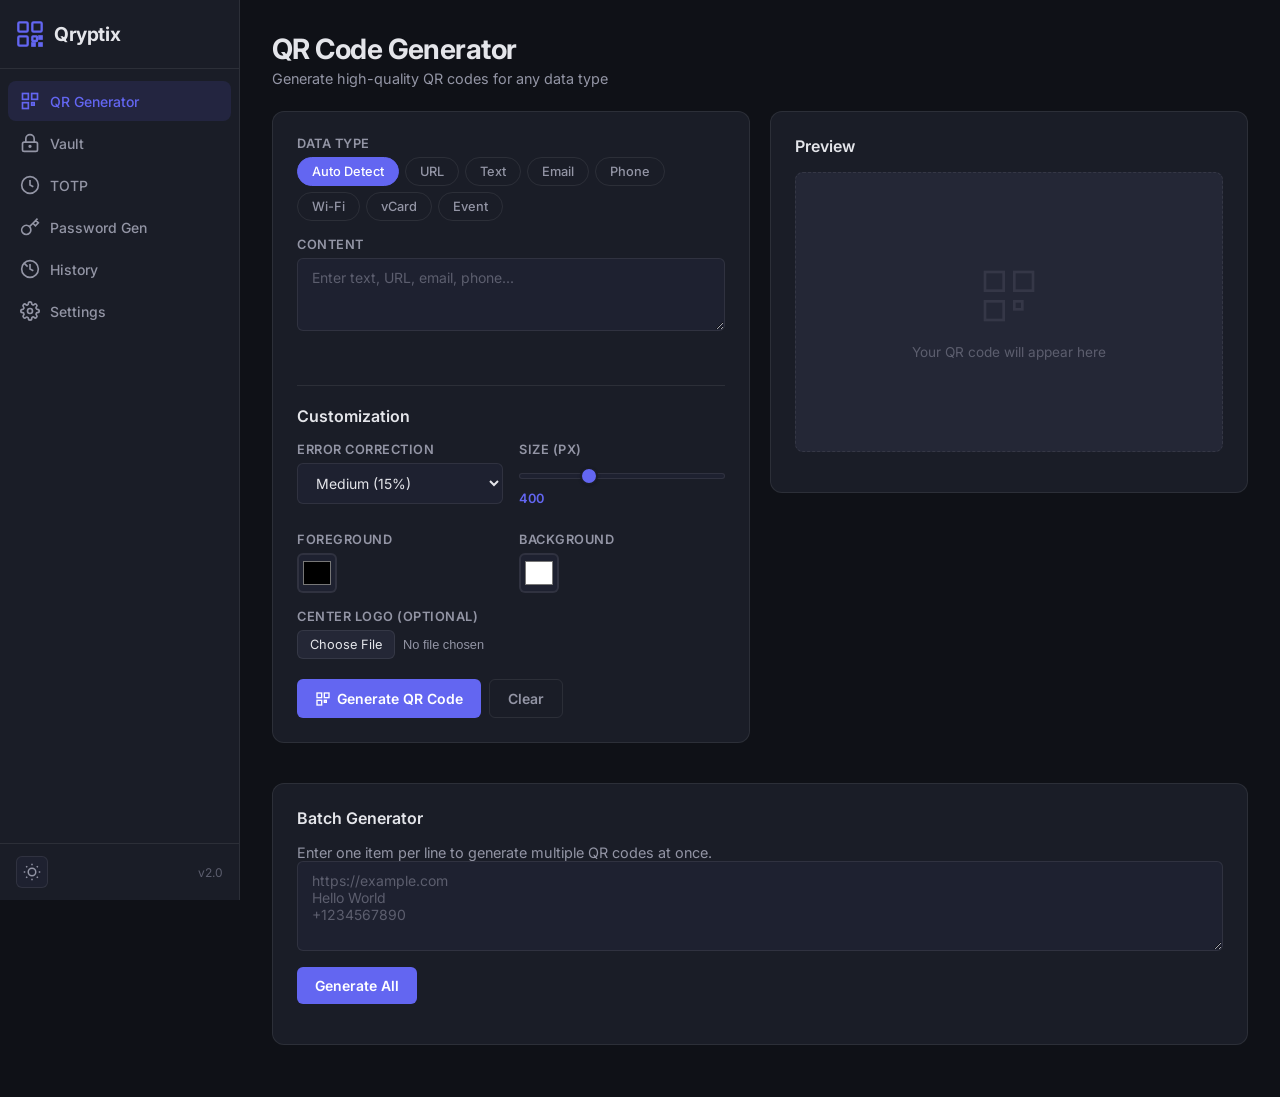
<file: index.html>
<!doctype html>
<html lang="en" data-theme="dark">
    <head>
        <meta charset="UTF-8" />
        <meta name="viewport" content="width=device-width, initial-scale=1.0" />
        <meta
            name="description"
            content="Qryptix — Advanced QR Code Generator, Password Vault, TOTP Authenticator & Password Generator. Works offline."
        />
        <title>Qryptix — QR & Security Toolkit</title>
        <link rel="stylesheet" href="assets/styles.css" />
        <link rel="preconnect" href="https://fonts.googleapis.com" />
        <link
            href="https://fonts.googleapis.com/css2?family=Inter:wght@400;500;600;700&display=swap"
            rel="stylesheet"
        />
    </head>
    <body>
        <!-- Toast container -->
        <div id="toast-container" aria-live="polite"></div>

        <!-- Sidebar Navigation -->
        <aside
            class="sidebar"
            id="sidebar"
            role="navigation"
            aria-label="Main navigation"
        >
            <div class="sidebar-header">
                <div class="logo">
                    <svg
                        width="28"
                        height="28"
                        viewBox="0 0 24 24"
                        fill="none"
                        stroke="currentColor"
                        stroke-width="2"
                    >
                        <rect x="2" y="2" width="8" height="8" rx="1" />
                        <rect x="14" y="2" width="8" height="8" rx="1" />
                        <rect x="2" y="14" width="8" height="8" rx="1" />
                        <rect x="14" y="14" width="4" height="4" rx="0.5" />
                        <rect x="20" y="14" width="2" height="2" />
                        <rect x="14" y="20" width="2" height="2" />
                        <rect x="20" y="20" width="2" height="2" />
                    </svg>
                    <span class="logo-text">Qryptix</span>
                </div>
            </div>
            <nav class="sidebar-nav">
                <button
                    class="nav-btn active"
                    data-tab="qr-generator"
                    aria-label="QR Generator"
                >
                    <svg
                        width="20"
                        height="20"
                        viewBox="0 0 24 24"
                        fill="none"
                        stroke="currentColor"
                        stroke-width="2"
                    >
                        <rect x="3" y="3" width="7" height="7" />
                        <rect x="14" y="3" width="7" height="7" />
                        <rect x="3" y="14" width="7" height="7" />
                        <rect x="14" y="14" width="3" height="3" />
                        <line x1="20" y1="14" x2="20" y2="14.01" />
                        <line x1="14" y1="20" x2="14" y2="20.01" />
                        <line x1="20" y1="20" x2="20" y2="20.01" />
                    </svg>
                    <span>QR Generator</span>
                </button>
                <button
                    class="nav-btn"
                    data-tab="vault"
                    aria-label="Password Vault"
                >
                    <svg
                        width="20"
                        height="20"
                        viewBox="0 0 24 24"
                        fill="none"
                        stroke="currentColor"
                        stroke-width="2"
                    >
                        <rect x="3" y="11" width="18" height="11" rx="2" />
                        <path d="M7 11V7a5 5 0 0 1 10 0v4" />
                        <circle cx="12" cy="16" r="1" />
                    </svg>
                    <span>Vault</span>
                </button>
                <button
                    class="nav-btn"
                    data-tab="totp"
                    aria-label="TOTP Authenticator"
                >
                    <svg
                        width="20"
                        height="20"
                        viewBox="0 0 24 24"
                        fill="none"
                        stroke="currentColor"
                        stroke-width="2"
                    >
                        <circle cx="12" cy="12" r="10" />
                        <polyline points="12 6 12 12 16 14" />
                    </svg>
                    <span>TOTP</span>
                </button>
                <button
                    class="nav-btn"
                    data-tab="password-gen"
                    aria-label="Password Generator"
                >
                    <svg
                        width="20"
                        height="20"
                        viewBox="0 0 24 24"
                        fill="none"
                        stroke="currentColor"
                        stroke-width="2"
                    >
                        <path
                            d="M21 2l-2 2m-7.61 7.61a5.5 5.5 0 1 1-7.778 7.778 5.5 5.5 0 0 1 7.777-7.777zm0 0L15.5 7.5m0 0l3 3L22 7l-3-3m-3.5 3.5L19 4"
                        />
                    </svg>
                    <span>Password Gen</span>
                </button>
                <button class="nav-btn" data-tab="history" aria-label="History">
                    <svg
                        width="20"
                        height="20"
                        viewBox="0 0 24 24"
                        fill="none"
                        stroke="currentColor"
                        stroke-width="2"
                    >
                        <circle cx="12" cy="12" r="10" />
                        <polyline points="12 6 12 12 16 14" />
                        <path d="M4.93 4.93l4.24 4.24" />
                    </svg>
                    <span>History</span>
                </button>
                <button
                    class="nav-btn"
                    data-tab="settings"
                    aria-label="Settings"
                >
                    <svg
                        width="20"
                        height="20"
                        viewBox="0 0 24 24"
                        fill="none"
                        stroke="currentColor"
                        stroke-width="2"
                    >
                        <circle cx="12" cy="12" r="3" />
                        <path
                            d="M19.4 15a1.65 1.65 0 0 0 .33 1.82l.06.06a2 2 0 0 1-2.83 2.83l-.06-.06a1.65 1.65 0 0 0-1.82-.33 1.65 1.65 0 0 0-1 1.51V21a2 2 0 0 1-4 0v-.09A1.65 1.65 0 0 0 9 19.4a1.65 1.65 0 0 0-1.82.33l-.06.06a2 2 0 0 1-2.83-2.83l.06-.06A1.65 1.65 0 0 0 4.68 15a1.65 1.65 0 0 0-1.51-1H3a2 2 0 0 1 0-4h.09A1.65 1.65 0 0 0 4.6 9a1.65 1.65 0 0 0-.33-1.82l-.06-.06a2 2 0 0 1 2.83-2.83l.06.06A1.65 1.65 0 0 0 9 4.68a1.65 1.65 0 0 0 1-1.51V3a2 2 0 0 1 4 0v.09a1.65 1.65 0 0 0 1 1.51 1.65 1.65 0 0 0 1.82-.33l.06-.06a2 2 0 0 1 2.83 2.83l-.06.06A1.65 1.65 0 0 0 19.4 9a1.65 1.65 0 0 0 1.51 1H21a2 2 0 0 1 0 4h-.09a1.65 1.65 0 0 0-1.51 1z"
                        />
                    </svg>
                    <span>Settings</span>
                </button>
            </nav>
            <div class="sidebar-footer">
                <button
                    class="theme-toggle"
                    id="themeToggle"
                    aria-label="Toggle theme"
                >
                    <svg
                        class="sun-icon"
                        width="18"
                        height="18"
                        viewBox="0 0 24 24"
                        fill="none"
                        stroke="currentColor"
                        stroke-width="2"
                    >
                        <circle cx="12" cy="12" r="5" />
                        <path
                            d="M12 1v2M12 21v2M4.22 4.22l1.42 1.42M18.36 18.36l1.42 1.42M1 12h2M21 12h2M4.22 19.78l1.42-1.42M18.36 5.64l1.42-1.42"
                        />
                    </svg>
                    <svg
                        class="moon-icon"
                        width="18"
                        height="18"
                        viewBox="0 0 24 24"
                        fill="none"
                        stroke="currentColor"
                        stroke-width="2"
                    >
                        <path
                            d="M21 12.79A9 9 0 1 1 11.21 3 7 7 0 0 0 21 12.79z"
                        />
                    </svg>
                </button>
                <span class="version">v2.0</span>
            </div>
        </aside>

        <!-- Mobile Header -->
        <header class="mobile-header" id="mobileHeader">
            <button class="hamburger" id="hamburger" aria-label="Toggle menu">
                <span></span><span></span><span></span>
            </button>
            <div class="logo-text">Qryptix</div>
            <button
                class="theme-toggle mobile-theme"
                id="mobileThemeToggle"
                aria-label="Toggle theme"
            >
                <svg
                    class="sun-icon"
                    width="18"
                    height="18"
                    viewBox="0 0 24 24"
                    fill="none"
                    stroke="currentColor"
                    stroke-width="2"
                >
                    <circle cx="12" cy="12" r="5" />
                    <path
                        d="M12 1v2M12 21v2M4.22 4.22l1.42 1.42M18.36 18.36l1.42 1.42M1 12h2M21 12h2M4.22 19.78l1.42-1.42M18.36 5.64l1.42-1.42"
                    />
                </svg>
                <svg
                    class="moon-icon"
                    width="18"
                    height="18"
                    viewBox="0 0 24 24"
                    fill="none"
                    stroke="currentColor"
                    stroke-width="2"
                >
                    <path d="M21 12.79A9 9 0 1 1 11.21 3 7 7 0 0 0 21 12.79z" />
                </svg>
            </button>
        </header>

        <!-- Overlay for mobile -->
        <div class="sidebar-overlay" id="sidebarOverlay"></div>

        <!-- Main Content -->
        <main class="main-content" id="mainContent">
            <!-- ==================== QR GENERATOR TAB ==================== -->
            <section class="tab-content active" id="tab-qr-generator">
                <div class="tab-header">
                    <h1>QR Code Generator</h1>
                    <p class="subtitle">
                        Generate high-quality QR codes for any data type
                    </p>
                </div>

                <div class="qr-layout">
                    <!-- Left: Input Panel -->
                    <div class="panel input-panel">
                        <div class="data-type-selector">
                            <label class="field-label">Data Type</label>
                            <div
                                class="type-chips"
                                role="radiogroup"
                                aria-label="QR data type"
                            >
                                <button
                                    class="chip active"
                                    data-type="auto"
                                    role="radio"
                                    aria-checked="true"
                                >
                                    Auto Detect
                                </button>
                                <button
                                    class="chip"
                                    data-type="url"
                                    role="radio"
                                    aria-checked="false"
                                >
                                    URL
                                </button>
                                <button
                                    class="chip"
                                    data-type="text"
                                    role="radio"
                                    aria-checked="false"
                                >
                                    Text
                                </button>
                                <button
                                    class="chip"
                                    data-type="email"
                                    role="radio"
                                    aria-checked="false"
                                >
                                    Email
                                </button>
                                <button
                                    class="chip"
                                    data-type="phone"
                                    role="radio"
                                    aria-checked="false"
                                >
                                    Phone
                                </button>
                                <button
                                    class="chip"
                                    data-type="wifi"
                                    role="radio"
                                    aria-checked="false"
                                >
                                    Wi-Fi
                                </button>
                                <button
                                    class="chip"
                                    data-type="vcard"
                                    role="radio"
                                    aria-checked="false"
                                >
                                    vCard
                                </button>
                                <button
                                    class="chip"
                                    data-type="event"
                                    role="radio"
                                    aria-checked="false"
                                >
                                    Event
                                </button>
                            </div>
                        </div>

                        <!-- Dynamic input fields -->
                        <div class="input-fields" id="qrInputFields">
                            <!-- Auto / Text / URL -->
                            <div class="field-group" id="field-auto">
                                <label for="qrDataInput" class="field-label"
                                    >Content</label
                                >
                                <textarea
                                    id="qrDataInput"
                                    class="input"
                                    rows="3"
                                    placeholder="Enter text, URL, email, phone..."
                                    aria-label="QR code content"
                                ></textarea>
                                <div
                                    class="detected-type"
                                    id="detectedType"
                                ></div>
                            </div>
                            <!-- Email fields -->
                            <div class="field-group hidden" id="field-email">
                                <label class="field-label">Email Address</label>
                                <input
                                    type="email"
                                    class="input"
                                    id="emailTo"
                                    placeholder="recipient@example.com"
                                />
                                <label class="field-label">Subject</label>
                                <input
                                    type="text"
                                    class="input"
                                    id="emailSubject"
                                    placeholder="Subject line"
                                />
                                <label class="field-label">Body</label>
                                <textarea
                                    class="input"
                                    id="emailBody"
                                    rows="2"
                                    placeholder="Email body"
                                ></textarea>
                            </div>
                            <!-- Phone fields -->
                            <div class="field-group hidden" id="field-phone">
                                <label class="field-label">Phone Number</label>
                                <input
                                    type="tel"
                                    class="input"
                                    id="phoneNumber"
                                    placeholder="+1 234 567 890"
                                />
                            </div>
                            <!-- Wi-Fi fields -->
                            <div class="field-group hidden" id="field-wifi">
                                <label class="field-label"
                                    >SSID (Network Name)</label
                                >
                                <input
                                    type="text"
                                    class="input"
                                    id="wifiSSID"
                                    placeholder="MyNetwork"
                                />
                                <label class="field-label">Password</label>
                                <input
                                    type="text"
                                    class="input"
                                    id="wifiPassword"
                                    placeholder="Network password"
                                />
                                <label class="field-label">Encryption</label>
                                <select class="input" id="wifiEncryption">
                                    <option value="WPA">WPA/WPA2</option>
                                    <option value="WEP">WEP</option>
                                    <option value="nopass">None</option>
                                </select>
                                <label class="checkbox-label"
                                    ><input type="checkbox" id="wifiHidden" />
                                    Hidden network</label
                                >
                            </div>
                            <!-- vCard fields -->
                            <div class="field-group hidden" id="field-vcard">
                                <label class="field-label">First Name</label>
                                <input
                                    type="text"
                                    class="input"
                                    id="vcardFirstName"
                                    placeholder="John"
                                />
                                <label class="field-label">Last Name</label>
                                <input
                                    type="text"
                                    class="input"
                                    id="vcardLastName"
                                    placeholder="Doe"
                                />
                                <label class="field-label">Organization</label>
                                <input
                                    type="text"
                                    class="input"
                                    id="vcardOrg"
                                    placeholder="Company Inc."
                                />
                                <label class="field-label">Phone</label>
                                <input
                                    type="tel"
                                    class="input"
                                    id="vcardPhone"
                                    placeholder="+1 234 567 890"
                                />
                                <label class="field-label">Email</label>
                                <input
                                    type="email"
                                    class="input"
                                    id="vcardEmail"
                                    placeholder="john@example.com"
                                />
                                <label class="field-label">Website</label>
                                <input
                                    type="url"
                                    class="input"
                                    id="vcardUrl"
                                    placeholder="https://example.com"
                                />
                            </div>
                            <!-- Event fields -->
                            <div class="field-group hidden" id="field-event">
                                <label class="field-label">Event Title</label>
                                <input
                                    type="text"
                                    class="input"
                                    id="eventTitle"
                                    placeholder="Meeting"
                                />
                                <label class="field-label">Location</label>
                                <input
                                    type="text"
                                    class="input"
                                    id="eventLocation"
                                    placeholder="Conference Room A"
                                />
                                <label class="field-label">Start</label>
                                <input
                                    type="datetime-local"
                                    class="input"
                                    id="eventStart"
                                />
                                <label class="field-label">End</label>
                                <input
                                    type="datetime-local"
                                    class="input"
                                    id="eventEnd"
                                />
                                <label class="field-label">Description</label>
                                <textarea
                                    class="input"
                                    id="eventDesc"
                                    rows="2"
                                    placeholder="Event details"
                                ></textarea>
                            </div>
                        </div>

                        <!-- QR Customization -->
                        <div class="customization-section">
                            <h3 class="section-title">Customization</h3>
                            <div class="custom-grid">
                                <div class="custom-item">
                                    <label class="field-label"
                                        >Error Correction</label
                                    >
                                    <select
                                        class="input"
                                        id="qrErrorLevel"
                                        aria-label="Error correction level"
                                    >
                                        <option value="L">Low (7%)</option>
                                        <option value="M" selected>
                                            Medium (15%)
                                        </option>
                                        <option value="Q">
                                            Quartile (25%)
                                        </option>
                                        <option value="H">High (30%)</option>
                                    </select>
                                </div>
                                <div class="custom-item">
                                    <label class="field-label">Size (px)</label>
                                    <input
                                        type="range"
                                        id="qrSize"
                                        min="128"
                                        max="1024"
                                        value="400"
                                        step="32"
                                        class="range-input"
                                    />
                                    <span class="range-value" id="qrSizeVal"
                                        >400</span
                                    >
                                </div>
                                <div class="custom-item">
                                    <label class="field-label"
                                        >Foreground</label
                                    >
                                    <input
                                        type="color"
                                        id="qrFgColor"
                                        value="#000000"
                                        class="color-input"
                                    />
                                </div>
                                <div class="custom-item">
                                    <label class="field-label"
                                        >Background</label
                                    >
                                    <input
                                        type="color"
                                        id="qrBgColor"
                                        value="#ffffff"
                                        class="color-input"
                                    />
                                </div>
                                <div class="custom-item full-width">
                                    <label class="field-label"
                                        >Center Logo (optional)</label
                                    >
                                    <input
                                        type="file"
                                        id="qrLogo"
                                        accept="image/*"
                                        class="file-input"
                                    />
                                    <button
                                        class="btn btn-sm btn-ghost"
                                        id="removeLogo"
                                        style="display: none"
                                    >
                                        Remove Logo
                                    </button>
                                </div>
                            </div>
                        </div>

                        <div class="actions-row">
                            <button class="btn btn-primary" id="generateBtn">
                                <svg
                                    width="16"
                                    height="16"
                                    viewBox="0 0 24 24"
                                    fill="none"
                                    stroke="currentColor"
                                    stroke-width="2"
                                >
                                    <rect x="3" y="3" width="7" height="7" />
                                    <rect x="14" y="3" width="7" height="7" />
                                    <rect x="3" y="14" width="7" height="7" />
                                    <rect x="14" y="14" width="3" height="3" />
                                </svg>
                                Generate QR Code
                            </button>
                            <button class="btn btn-ghost" id="clearBtn">
                                Clear
                            </button>
                        </div>
                    </div>

                    <!-- Right: Preview Panel -->
                    <div class="panel preview-panel">
                        <h3 class="section-title">Preview</h3>
                        <div
                            class="qr-preview-container"
                            id="qrPreviewContainer"
                        >
                            <div class="qr-placeholder" id="qrPlaceholder">
                                <svg
                                    width="64"
                                    height="64"
                                    viewBox="0 0 24 24"
                                    fill="none"
                                    stroke="currentColor"
                                    stroke-width="1"
                                    opacity="0.3"
                                >
                                    <rect x="3" y="3" width="7" height="7" />
                                    <rect x="14" y="3" width="7" height="7" />
                                    <rect x="3" y="14" width="7" height="7" />
                                    <rect x="14" y="14" width="3" height="3" />
                                </svg>
                                <p>Your QR code will appear here</p>
                            </div>
                            <canvas
                                id="qrCanvas"
                                style="display: none"
                            ></canvas>
                        </div>
                        <div
                            class="export-actions"
                            id="exportActions"
                            style="display: none"
                        >
                            <button
                                class="btn btn-sm btn-primary"
                                id="downloadPNG"
                            >
                                <svg
                                    width="14"
                                    height="14"
                                    viewBox="0 0 24 24"
                                    fill="none"
                                    stroke="currentColor"
                                    stroke-width="2"
                                >
                                    <path
                                        d="M21 15v4a2 2 0 0 1-2 2H5a2 2 0 0 1-2-2v-4"
                                    />
                                    <polyline points="7 10 12 15 17 10" />
                                    <line x1="12" y1="15" x2="12" y2="3" />
                                </svg>
                                PNG
                            </button>
                            <button
                                class="btn btn-sm btn-primary"
                                id="downloadSVG"
                            >
                                <svg
                                    width="14"
                                    height="14"
                                    viewBox="0 0 24 24"
                                    fill="none"
                                    stroke="currentColor"
                                    stroke-width="2"
                                >
                                    <path
                                        d="M21 15v4a2 2 0 0 1-2 2H5a2 2 0 0 1-2-2v-4"
                                    />
                                    <polyline points="7 10 12 15 17 10" />
                                    <line x1="12" y1="15" x2="12" y2="3" />
                                </svg>
                                SVG
                            </button>
                            <button
                                class="btn btn-sm btn-ghost"
                                id="copyClipboard"
                            >
                                <svg
                                    width="14"
                                    height="14"
                                    viewBox="0 0 24 24"
                                    fill="none"
                                    stroke="currentColor"
                                    stroke-width="2"
                                >
                                    <rect
                                        x="9"
                                        y="9"
                                        width="13"
                                        height="13"
                                        rx="2"
                                    />
                                    <path
                                        d="M5 15H4a2 2 0 0 1-2-2V4a2 2 0 0 1 2-2h9a2 2 0 0 1 2 2v1"
                                    />
                                </svg>
                                Copy
                            </button>
                        </div>
                    </div>
                </div>

                <!-- Batch Generator -->
                <div class="panel batch-panel">
                    <h3 class="section-title">Batch Generator</h3>
                    <p class="subtitle">
                        Enter one item per line to generate multiple QR codes at
                        once.
                    </p>
                    <textarea
                        id="batchInput"
                        class="input"
                        rows="4"
                        placeholder="https://example.com&#10;Hello World&#10;+1234567890"
                    ></textarea>
                    <button class="btn btn-primary" id="batchGenerate">
                        Generate All
                    </button>
                    <div class="batch-results" id="batchResults"></div>
                </div>
            </section>

            <!-- ==================== VAULT TAB ==================== -->
            <section class="tab-content" id="tab-vault">
                <div class="tab-header">
                    <h1>Password Vault</h1>
                    <p class="subtitle">
                        Securely store and manage your passwords locally
                    </p>
                </div>

                <!-- Vault Lock Screen -->
                <div class="vault-lock" id="vaultLock">
                    <div class="lock-icon">
                        <svg
                            width="48"
                            height="48"
                            viewBox="0 0 24 24"
                            fill="none"
                            stroke="currentColor"
                            stroke-width="2"
                        >
                            <rect x="3" y="11" width="18" height="11" rx="2" />
                            <path d="M7 11V7a5 5 0 0 1 10 0v4" />
                        </svg>
                    </div>
                    <h2 id="vaultLockTitle">Unlock Vault</h2>
                    <p id="vaultLockSubtitle">
                        Enter your master password to access the vault
                    </p>
                    <div class="vault-lock-form">
                        <input
                            type="password"
                            class="input"
                            id="masterPassword"
                            placeholder="Master password"
                            autocomplete="off"
                        />
                        <input
                            type="password"
                            class="input hidden"
                            id="masterPasswordConfirm"
                            placeholder="Confirm master password"
                            autocomplete="off"
                        />
                        <button class="btn btn-primary" id="unlockVaultBtn">
                            Unlock
                        </button>
                    </div>
                </div>

                <!-- Vault Content (hidden until unlocked) -->
                <div class="vault-content hidden" id="vaultContent">
                    <div class="vault-toolbar">
                        <div class="search-box">
                            <svg
                                width="16"
                                height="16"
                                viewBox="0 0 24 24"
                                fill="none"
                                stroke="currentColor"
                                stroke-width="2"
                            >
                                <circle cx="11" cy="11" r="8" />
                                <line x1="21" y1="21" x2="16.65" y2="16.65" />
                            </svg>
                            <input
                                type="text"
                                class="input"
                                id="vaultSearch"
                                placeholder="Search vault..."
                            />
                        </div>
                        <div class="vault-toolbar-actions">
                            <button class="btn btn-primary" id="addEntryBtn">
                                <svg
                                    width="16"
                                    height="16"
                                    viewBox="0 0 24 24"
                                    fill="none"
                                    stroke="currentColor"
                                    stroke-width="2"
                                >
                                    <line x1="12" y1="5" x2="12" y2="19" />
                                    <line x1="5" y1="12" x2="19" y2="12" />
                                </svg>
                                Add Entry
                            </button>
                            <button class="btn btn-ghost" id="lockVaultBtn">
                                <svg
                                    width="16"
                                    height="16"
                                    viewBox="0 0 24 24"
                                    fill="none"
                                    stroke="currentColor"
                                    stroke-width="2"
                                >
                                    <rect
                                        x="3"
                                        y="11"
                                        width="18"
                                        height="11"
                                        rx="2"
                                    />
                                    <path d="M7 11V7a5 5 0 0 1 10 0v4" />
                                </svg>
                                Lock
                            </button>
                        </div>
                    </div>

                    <!-- Add/Edit Entry Modal -->
                    <div class="modal-overlay hidden" id="entryModal">
                        <div class="modal">
                            <div class="modal-header">
                                <h3 id="entryModalTitle">Add Entry</h3>
                                <button
                                    class="modal-close"
                                    id="closeEntryModal"
                                    aria-label="Close"
                                >
                                    &times;
                                </button>
                            </div>
                            <div class="modal-body">
                                <label class="field-label">Title</label>
                                <input
                                    type="text"
                                    class="input"
                                    id="entryTitle"
                                    placeholder="e.g. GitHub"
                                />
                                <label class="field-label"
                                    >Username / Email</label
                                >
                                <input
                                    type="text"
                                    class="input"
                                    id="entryUsername"
                                    placeholder="user@example.com"
                                />
                                <label class="field-label">Password</label>
                                <div class="password-field">
                                    <input
                                        type="password"
                                        class="input"
                                        id="entryPassword"
                                        placeholder="••••••••"
                                    />
                                    <button
                                        class="btn btn-icon"
                                        id="toggleEntryPw"
                                        aria-label="Show password"
                                    >
                                        <svg
                                            width="16"
                                            height="16"
                                            viewBox="0 0 24 24"
                                            fill="none"
                                            stroke="currentColor"
                                            stroke-width="2"
                                        >
                                            <path
                                                d="M1 12s4-8 11-8 11 8 11 8-4 8-11 8-11-8-11-8z"
                                            />
                                            <circle cx="12" cy="12" r="3" />
                                        </svg>
                                    </button>
                                    <button
                                        class="btn btn-icon"
                                        id="genEntryPw"
                                        aria-label="Generate password"
                                        title="Generate password"
                                    >
                                        <svg
                                            width="16"
                                            height="16"
                                            viewBox="0 0 24 24"
                                            fill="none"
                                            stroke="currentColor"
                                            stroke-width="2"
                                        >
                                            <path
                                                d="M21 2l-2 2m-7.61 7.61a5.5 5.5 0 1 1-7.778 7.778 5.5 5.5 0 0 1 7.777-7.777zm0 0L15.5 7.5m0 0l3 3L22 7l-3-3m-3.5 3.5L19 4"
                                            />
                                        </svg>
                                    </button>
                                </div>
                                <label class="field-label">URL</label>
                                <input
                                    type="url"
                                    class="input"
                                    id="entryUrl"
                                    placeholder="https://github.com"
                                />
                                <label class="field-label">Category</label>
                                <select class="input" id="entryCategory">
                                    <option value="general">General</option>
                                    <option value="social">Social Media</option>
                                    <option value="finance">Finance</option>
                                    <option value="work">Work</option>
                                    <option value="email">Email</option>
                                    <option value="development">
                                        Development
                                    </option>
                                    <option value="other">Other</option>
                                </select>
                                <label class="field-label">Color Label</label>
                                <div class="color-labels">
                                    <button
                                        class="color-dot active"
                                        data-color="#6366f1"
                                        style="background: #6366f1"
                                        aria-label="Purple"
                                    ></button>
                                    <button
                                        class="color-dot"
                                        data-color="#ef4444"
                                        style="background: #ef4444"
                                        aria-label="Red"
                                    ></button>
                                    <button
                                        class="color-dot"
                                        data-color="#f59e0b"
                                        style="background: #f59e0b"
                                        aria-label="Amber"
                                    ></button>
                                    <button
                                        class="color-dot"
                                        data-color="#10b981"
                                        style="background: #10b981"
                                        aria-label="Green"
                                    ></button>
                                    <button
                                        class="color-dot"
                                        data-color="#3b82f6"
                                        style="background: #3b82f6"
                                        aria-label="Blue"
                                    ></button>
                                    <button
                                        class="color-dot"
                                        data-color="#ec4899"
                                        style="background: #ec4899"
                                        aria-label="Pink"
                                    ></button>
                                </div>
                                <label class="field-label">Notes</label>
                                <textarea
                                    class="input"
                                    id="entryNotes"
                                    rows="2"
                                    placeholder="Additional notes..."
                                ></textarea>
                                <input type="hidden" id="entryId" />
                            </div>
                            <div class="modal-footer">
                                <button
                                    class="btn btn-ghost"
                                    id="cancelEntryModal"
                                >
                                    Cancel
                                </button>
                                <button
                                    class="btn btn-primary"
                                    id="saveEntryBtn"
                                >
                                    Save
                                </button>
                            </div>
                        </div>
                    </div>

                    <!-- Vault entries list -->
                    <div class="vault-entries" id="vaultEntries">
                        <div class="empty-state" id="vaultEmpty">
                            <svg
                                width="48"
                                height="48"
                                viewBox="0 0 24 24"
                                fill="none"
                                stroke="currentColor"
                                stroke-width="1"
                                opacity="0.3"
                            >
                                <rect
                                    x="3"
                                    y="11"
                                    width="18"
                                    height="11"
                                    rx="2"
                                />
                                <path d="M7 11V7a5 5 0 0 1 10 0v4" />
                            </svg>
                            <p>
                                No entries yet. Click "Add Entry" to get
                                started.
                            </p>
                        </div>
                    </div>
                </div>
            </section>

            <!-- ==================== TOTP TAB ==================== -->
            <section class="tab-content" id="tab-totp">
                <div class="tab-header">
                    <h1>TOTP Authenticator</h1>
                    <p class="subtitle">
                        Time-based One-Time Password generator
                    </p>
                </div>

                <div class="totp-toolbar">
                    <button class="btn btn-primary" id="addTotpBtn">
                        <svg
                            width="16"
                            height="16"
                            viewBox="0 0 24 24"
                            fill="none"
                            stroke="currentColor"
                            stroke-width="2"
                        >
                            <line x1="12" y1="5" x2="12" y2="19" />
                            <line x1="5" y1="12" x2="19" y2="12" />
                        </svg>
                        Add Account
                    </button>
                </div>

                <!-- Add TOTP Modal -->
                <div class="modal-overlay hidden" id="totpModal">
                    <div class="modal">
                        <div class="modal-header">
                            <h3>Add TOTP Account</h3>
                            <button
                                class="modal-close"
                                id="closeTotpModal"
                                aria-label="Close"
                            >
                                &times;
                            </button>
                        </div>
                        <div class="modal-body">
                            <label class="field-label">Account Name</label>
                            <input
                                type="text"
                                class="input"
                                id="totpName"
                                placeholder="e.g. GitHub"
                            />
                            <label class="field-label">Issuer</label>
                            <input
                                type="text"
                                class="input"
                                id="totpIssuer"
                                placeholder="e.g. github.com"
                            />
                            <label class="field-label"
                                >Secret Key (Base32)</label
                            >
                            <input
                                type="text"
                                class="input"
                                id="totpSecret"
                                placeholder="JBSWY3DPEHPK3PXP"
                                autocomplete="off"
                            />
                            <label class="field-label">Algorithm</label>
                            <select class="input" id="totpAlgorithm">
                                <option value="SHA-1" selected>SHA-1</option>
                                <option value="SHA-256">SHA-256</option>
                                <option value="SHA-512">SHA-512</option>
                            </select>
                            <label class="field-label">Digits</label>
                            <select class="input" id="totpDigits">
                                <option value="6" selected>6</option>
                                <option value="8">8</option>
                            </select>
                            <label class="field-label">Period (seconds)</label>
                            <input
                                type="number"
                                class="input"
                                id="totpPeriod"
                                value="30"
                                min="10"
                                max="120"
                            />
                        </div>
                        <div class="modal-footer">
                            <button class="btn btn-ghost" id="cancelTotpModal">
                                Cancel
                            </button>
                            <button class="btn btn-primary" id="saveTotpBtn">
                                Save
                            </button>
                        </div>
                    </div>
                </div>

                <div class="totp-list" id="totpList">
                    <div class="empty-state" id="totpEmpty">
                        <svg
                            width="48"
                            height="48"
                            viewBox="0 0 24 24"
                            fill="none"
                            stroke="currentColor"
                            stroke-width="1"
                            opacity="0.3"
                        >
                            <circle cx="12" cy="12" r="10" />
                            <polyline points="12 6 12 12 16 14" />
                        </svg>
                        <p>
                            No TOTP accounts. Click "Add Account" to set up 2FA.
                        </p>
                    </div>
                </div>
            </section>

            <!-- ==================== PASSWORD GENERATOR TAB ==================== -->
            <section class="tab-content" id="tab-password-gen">
                <div class="tab-header">
                    <h1>Password Generator</h1>
                    <p class="subtitle">
                        Create strong, customizable passwords
                    </p>
                </div>

                <div class="panel">
                    <div class="password-output">
                        <div
                            class="generated-password"
                            id="generatedPassword"
                            aria-live="polite"
                        >
                            Click "Generate" to create a password
                        </div>
                        <div class="password-output-actions">
                            <button
                                class="btn btn-icon"
                                id="copyGenPassword"
                                aria-label="Copy password"
                            >
                                <svg
                                    width="18"
                                    height="18"
                                    viewBox="0 0 24 24"
                                    fill="none"
                                    stroke="currentColor"
                                    stroke-width="2"
                                >
                                    <rect
                                        x="9"
                                        y="9"
                                        width="13"
                                        height="13"
                                        rx="2"
                                    />
                                    <path
                                        d="M5 15H4a2 2 0 0 1-2-2V4a2 2 0 0 1 2-2h9a2 2 0 0 1 2 2v1"
                                    />
                                </svg>
                            </button>
                            <button
                                class="btn btn-icon"
                                id="regeneratePassword"
                                aria-label="Regenerate"
                            >
                                <svg
                                    width="18"
                                    height="18"
                                    viewBox="0 0 24 24"
                                    fill="none"
                                    stroke="currentColor"
                                    stroke-width="2"
                                >
                                    <polyline points="23 4 23 10 17 10" />
                                    <path
                                        d="M20.49 15a9 9 0 1 1-2.12-9.36L23 10"
                                    />
                                </svg>
                            </button>
                        </div>
                    </div>
                    <div class="password-strength-bar">
                        <div class="strength-fill" id="strengthFill"></div>
                    </div>
                    <span class="strength-label" id="strengthLabel">—</span>

                    <div class="gen-options">
                        <div class="gen-option">
                            <label class="field-label"
                                >Length:
                                <strong id="pwLengthVal">16</strong></label
                            >
                            <input
                                type="range"
                                id="pwLength"
                                min="4"
                                max="128"
                                value="16"
                                class="range-input"
                            />
                        </div>
                        <label class="checkbox-label"
                            ><input type="checkbox" id="pwUppercase" checked />
                            Uppercase (A-Z)</label
                        >
                        <label class="checkbox-label"
                            ><input type="checkbox" id="pwLowercase" checked />
                            Lowercase (a-z)</label
                        >
                        <label class="checkbox-label"
                            ><input type="checkbox" id="pwDigits" checked />
                            Digits (0-9)</label
                        >
                        <label class="checkbox-label"
                            ><input type="checkbox" id="pwSymbols" checked />
                            Symbols (!@#$%...)</label
                        >
                        <label class="checkbox-label"
                            ><input type="checkbox" id="pwAmbiguous" /> Exclude
                            Ambiguous (0, O, l, 1, I)</label
                        >
                        <label class="checkbox-label"
                            ><input type="checkbox" id="pwCustom" /> Custom
                            Characters</label
                        >
                        <input
                            type="text"
                            class="input hidden"
                            id="pwCustomChars"
                            placeholder="Enter custom characters..."
                        />

                        <div class="gen-option">
                            <label class="field-label">Password Type</label>
                            <select class="input" id="pwType">
                                <option value="random">Random</option>
                                <option value="memorable">
                                    Memorable (words)
                                </option>
                                <option value="pin">PIN</option>
                            </select>
                        </div>
                        <div class="gen-option hidden" id="memorableOptions">
                            <label class="field-label"
                                >Word Count:
                                <strong id="pwWordCountVal">4</strong></label
                            >
                            <input
                                type="range"
                                id="pwWordCount"
                                min="2"
                                max="10"
                                value="4"
                                class="range-input"
                            />
                            <label class="field-label">Separator</label>
                            <input
                                type="text"
                                class="input"
                                id="pwWordSeparator"
                                value="-"
                                maxlength="3"
                            />
                            <label class="checkbox-label"
                                ><input
                                    type="checkbox"
                                    id="pwWordCapitalize"
                                    checked
                                />
                                Capitalize Words</label
                            >
                        </div>
                    </div>

                    <button
                        class="btn btn-primary full-width"
                        id="generatePasswordBtn"
                    >
                        Generate Password
                    </button>
                </div>
            </section>

            <!-- ==================== HISTORY TAB ==================== -->
            <section class="tab-content" id="tab-history">
                <div class="tab-header">
                    <h1>History</h1>
                    <p class="subtitle">Previously generated QR codes</p>
                </div>
                <div class="history-toolbar">
                    <button class="btn btn-ghost btn-danger" id="clearHistory">
                        <svg
                            width="16"
                            height="16"
                            viewBox="0 0 24 24"
                            fill="none"
                            stroke="currentColor"
                            stroke-width="2"
                        >
                            <polyline points="3 6 5 6 21 6" />
                            <path
                                d="M19 6v14a2 2 0 0 1-2 2H7a2 2 0 0 1-2-2V6m3 0V4a2 2 0 0 1 2-2h4a2 2 0 0 1 2 2v2"
                            />
                        </svg>
                        Clear All
                    </button>
                </div>
                <div class="history-grid" id="historyGrid">
                    <div class="empty-state" id="historyEmpty">
                        <svg
                            width="48"
                            height="48"
                            viewBox="0 0 24 24"
                            fill="none"
                            stroke="currentColor"
                            stroke-width="1"
                            opacity="0.3"
                        >
                            <circle cx="12" cy="12" r="10" />
                            <polyline points="12 6 12 12 16 14" />
                        </svg>
                        <p>
                            No history yet. Generate a QR code to see it here.
                        </p>
                    </div>
                </div>
            </section>

            <!-- ==================== SETTINGS TAB ==================== -->
            <section class="tab-content" id="tab-settings">
                <div class="tab-header">
                    <h1>Settings</h1>
                    <p class="subtitle">Customize your Qryptix experience</p>
                </div>
                <div class="panel settings-panel">
                    <div class="settings-group">
                        <h3 class="section-title">Appearance</h3>
                        <div class="setting-item">
                            <div class="setting-info">
                                <span class="setting-label">Theme</span>
                                <span class="setting-desc"
                                    >Choose light or dark mode</span
                                >
                            </div>
                            <select class="input input-sm" id="settingTheme">
                                <option value="dark">Dark</option>
                                <option value="light">Light</option>
                            </select>
                        </div>
                        <div class="setting-item">
                            <div class="setting-info">
                                <span class="setting-label">Accent Color</span>
                                <span class="setting-desc"
                                    >Primary UI color</span
                                >
                            </div>
                            <input
                                type="color"
                                id="settingAccent"
                                value="#6366f1"
                                class="color-input"
                            />
                        </div>
                    </div>
                    <div class="settings-group">
                        <h3 class="section-title">QR Defaults</h3>
                        <div class="setting-item">
                            <div class="setting-info">
                                <span class="setting-label"
                                    >Default Error Correction</span
                                >
                            </div>
                            <select
                                class="input input-sm"
                                id="settingDefaultEC"
                            >
                                <option value="L">Low</option>
                                <option value="M" selected>Medium</option>
                                <option value="Q">Quartile</option>
                                <option value="H">High</option>
                            </select>
                        </div>
                        <div class="setting-item">
                            <div class="setting-info">
                                <span class="setting-label">Default Size</span>
                            </div>
                            <input
                                type="number"
                                class="input input-sm"
                                id="settingDefaultSize"
                                value="400"
                                min="128"
                                max="1024"
                                step="32"
                            />
                        </div>
                        <div class="setting-item">
                            <div class="setting-info">
                                <span class="setting-label">Live Preview</span>
                                <span class="setting-desc"
                                    >Generate QR code as you type</span
                                >
                            </div>
                            <label class="toggle">
                                <input
                                    type="checkbox"
                                    id="settingLivePreview"
                                    checked
                                />
                                <span class="toggle-slider"></span>
                            </label>
                        </div>
                    </div>
                    <div class="settings-group">
                        <h3 class="section-title">Vault</h3>
                        <div class="setting-item">
                            <div class="setting-info">
                                <span class="setting-label"
                                    >Auto-lock Timeout (minutes)</span
                                >
                                <span class="setting-desc"
                                    >Lock vault after inactivity</span
                                >
                            </div>
                            <input
                                type="number"
                                class="input input-sm"
                                id="settingAutoLock"
                                value="5"
                                min="1"
                                max="60"
                            />
                        </div>
                    </div>
                    <div class="settings-group">
                        <h3 class="section-title">Data</h3>
                        <div class="setting-item">
                            <div class="setting-info">
                                <span class="setting-label"
                                    >Export All Data</span
                                >
                                <span class="setting-desc"
                                    >Download settings, history, and vault as
                                    encrypted JSON</span
                                >
                            </div>
                            <button
                                class="btn btn-sm btn-primary"
                                id="exportData"
                            >
                                Export
                            </button>
                        </div>
                        <div class="setting-item">
                            <div class="setting-info">
                                <span class="setting-label">Import Data</span>
                            </div>
                            <input
                                type="file"
                                id="importData"
                                accept=".json"
                                class="file-input"
                            />
                        </div>
                        <div class="setting-item">
                            <div class="setting-info">
                                <span class="setting-label"
                                    >Reset All Settings</span
                                >
                                <span class="setting-desc"
                                    >Restore defaults (does not delete
                                    vault)</span
                                >
                            </div>
                            <button
                                class="btn btn-sm btn-danger"
                                id="resetSettings"
                            >
                                Reset
                            </button>
                        </div>
                        <div class="setting-item">
                            <div class="setting-info">
                                <span class="setting-label"
                                    >Wipe Everything</span
                                >
                                <span class="setting-desc"
                                    >Delete all data including vault
                                    entries</span
                                >
                            </div>
                            <button class="btn btn-sm btn-danger" id="wipeAll">
                                Wipe All
                            </button>
                        </div>
                    </div>
                </div>
            </section>
        </main>

        <script src="assets/script.js"></script>
    </body>
</html>
</file>
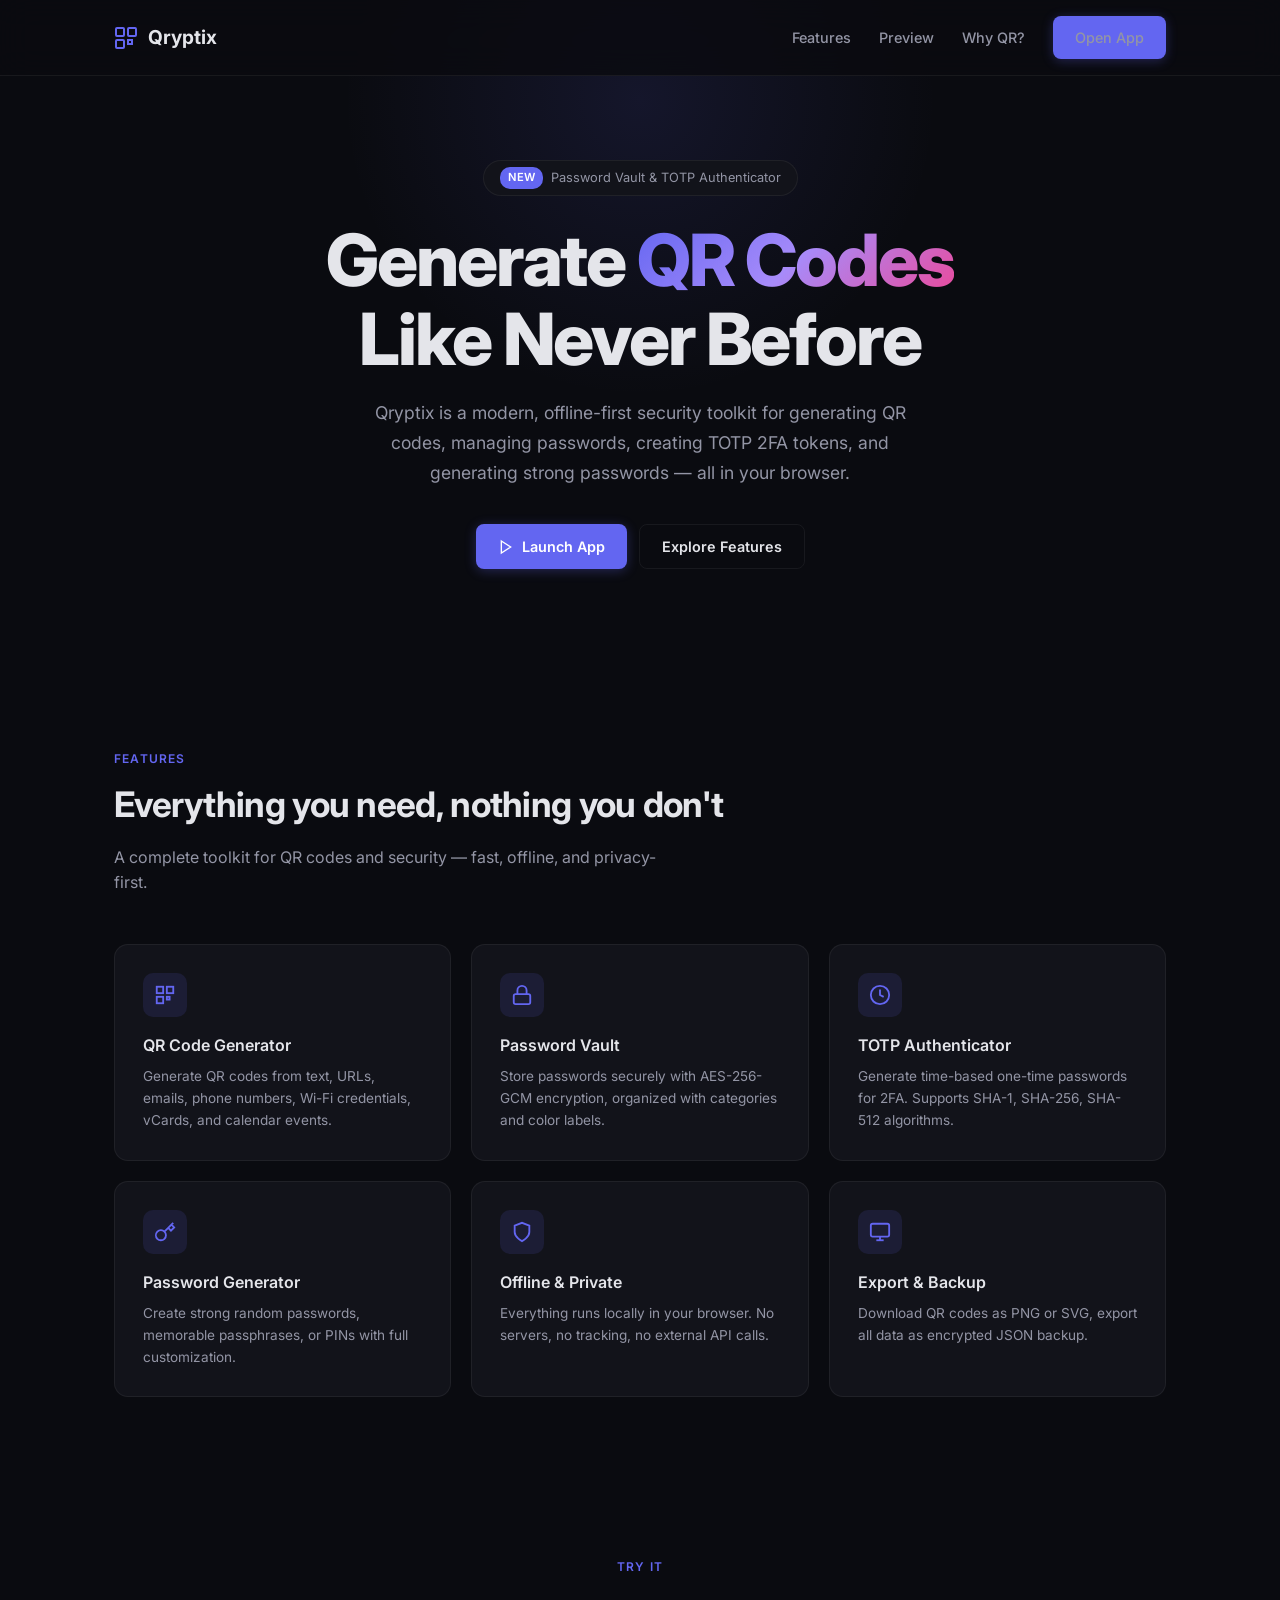
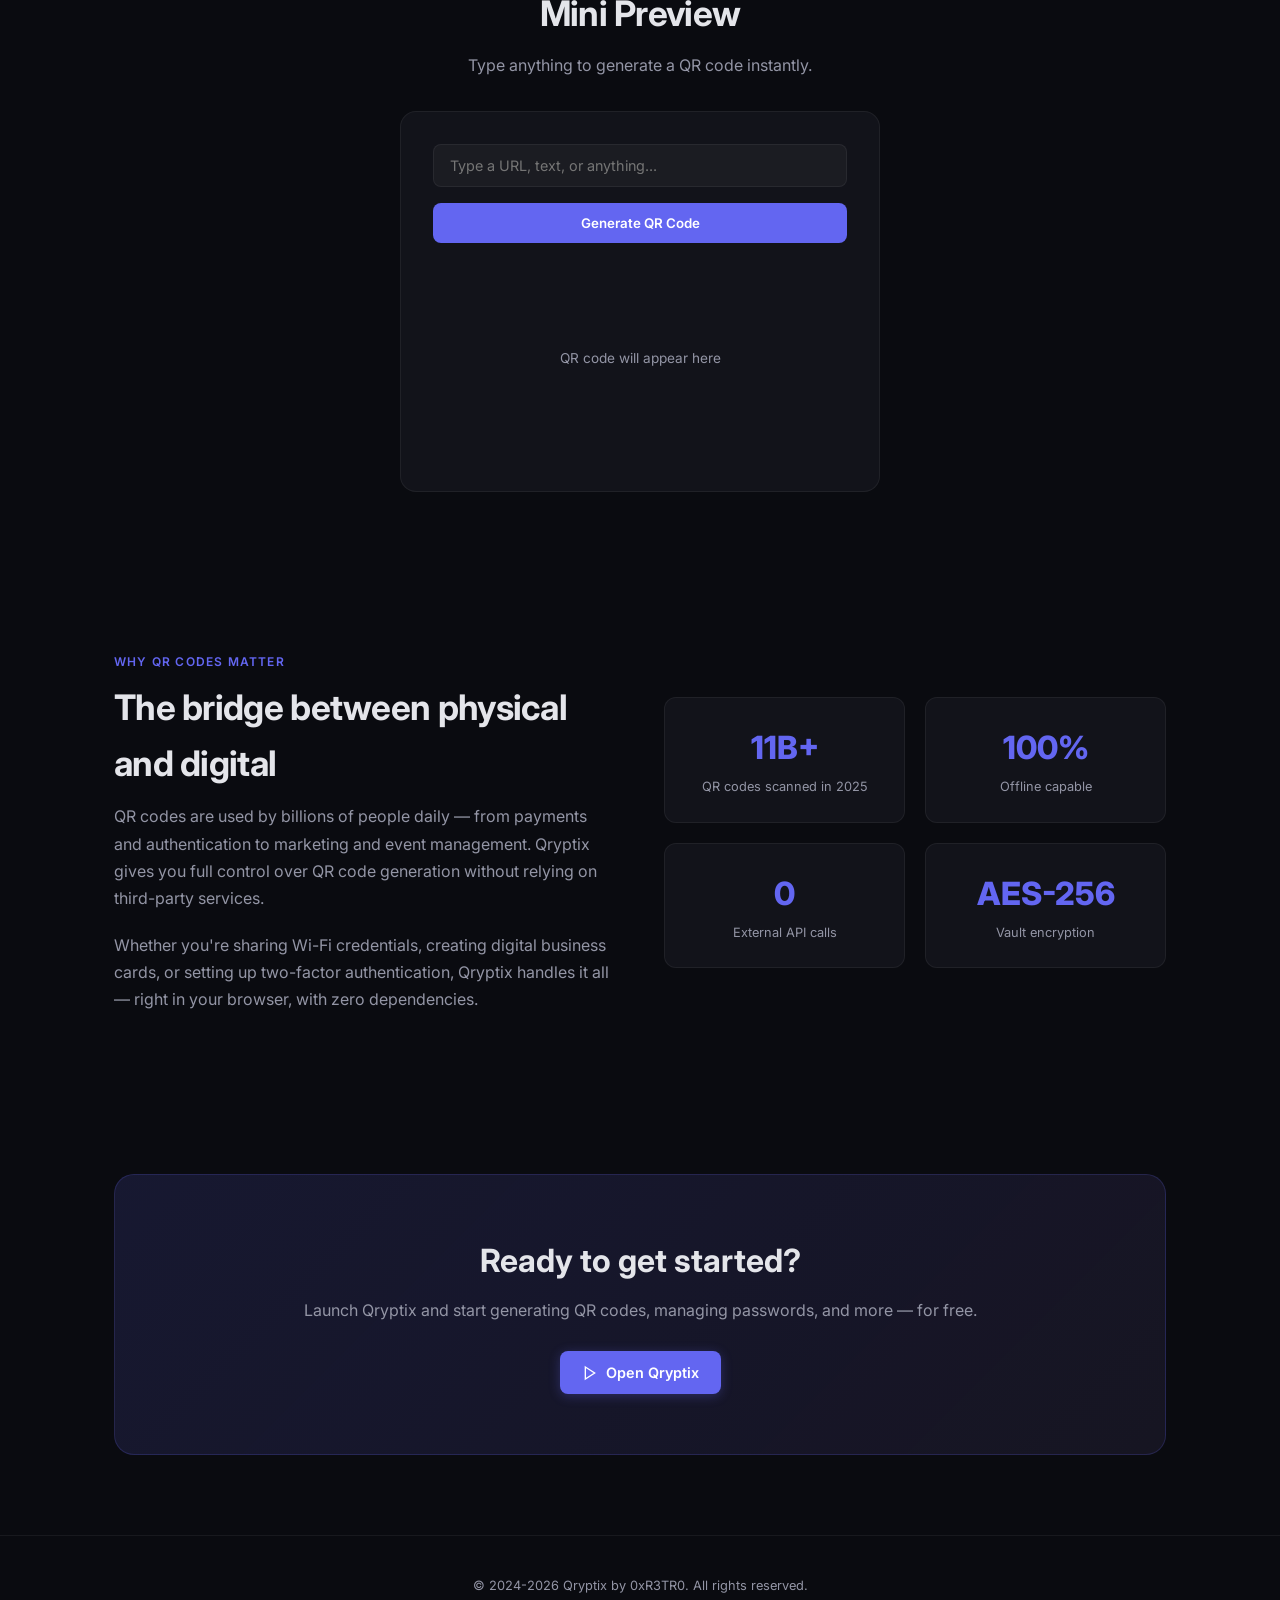
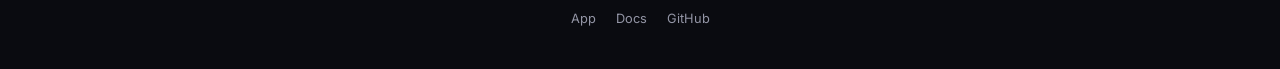
<file: landing/index.html>
<!doctype html>
<html lang="en">
    <head>
        <meta charset="UTF-8" />
        <meta name="viewport" content="width=device-width, initial-scale=1.0" />
        <meta
            name="description"
            content="Qryptix — The modern, offline QR code generator & security toolkit. Generate QR codes, manage passwords, TOTP 2FA, and more."
        />
        <title>Qryptix — QR & Security Toolkit</title>
        <link
            href="https://fonts.googleapis.com/css2?family=Inter:wght@400;500;600;700;800&display=swap"
            rel="stylesheet"
        />
        <style>
            :root {
                --bg: #0a0b10;
                --surface: #12131a;
                --border: rgba(255, 255, 255, 0.06);
                --text: #e4e5ea;
                --text-secondary: #9395a5;
                --accent: #6366f1;
                --accent-glow: rgba(99, 102, 241, 0.3);
                --font: "Inter", -apple-system, BlinkMacSystemFont, sans-serif;
            }

            *,
            *::before,
            *::after {
                margin: 0;
                padding: 0;
                box-sizing: border-box;
            }

            html {
                scroll-behavior: smooth;
                font-size: 16px;
                -webkit-font-smoothing: antialiased;
            }

            body {
                font-family: var(--font);
                background: var(--bg);
                color: var(--text);
                line-height: 1.6;
            }

            a {
                color: var(--accent);
                text-decoration: none;
            }
            img {
                max-width: 100%;
                display: block;
            }

            .container {
                max-width: 1100px;
                margin: 0 auto;
                padding: 0 24px;
            }

            /* ── Nav ── */
            .landing-nav {
                position: fixed;
                top: 0;
                left: 0;
                right: 0;
                z-index: 100;
                padding: 16px 0;
                backdrop-filter: blur(16px);
                background: rgba(10, 11, 16, 0.8);
                border-bottom: 1px solid var(--border);
            }

            .landing-nav .container {
                display: flex;
                align-items: center;
                justify-content: space-between;
            }

            .nav-logo {
                display: flex;
                align-items: center;
                gap: 10px;
                font-weight: 700;
                font-size: 1.2rem;
            }

            .nav-logo svg {
                color: var(--accent);
            }

            .nav-links {
                display: flex;
                gap: 28px;
                align-items: center;
            }
            .nav-links a {
                color: var(--text-secondary);
                font-size: 0.9rem;
                font-weight: 500;
                transition: color 0.2s;
            }
            .nav-links a:hover {
                color: var(--text);
            }

            .btn {
                display: inline-flex;
                align-items: center;
                gap: 8px;
                padding: 10px 22px;
                border: none;
                border-radius: 8px;
                font-family: var(--font);
                font-size: 0.9rem;
                font-weight: 600;
                cursor: pointer;
                transition: all 0.2s;
                text-decoration: none;
            }

            .btn-primary {
                background: var(--accent);
                color: #fff;
                box-shadow: 0 2px 12px var(--accent-glow);
            }
            .btn-primary:hover {
                transform: translateY(-2px);
                box-shadow: 0 4px 24px var(--accent-glow);
            }

            .btn-ghost {
                background: transparent;
                color: var(--text);
                border: 1px solid var(--border);
            }
            .btn-ghost:hover {
                background: rgba(255, 255, 255, 0.05);
            }

            /* ── Hero ── */
            .hero {
                padding: 160px 0 100px;
                text-align: center;
                position: relative;
                overflow: hidden;
            }

            .hero::before {
                content: "";
                position: absolute;
                top: -200px;
                left: 50%;
                transform: translateX(-50%);
                width: 600px;
                height: 600px;
                background: radial-gradient(
                    circle,
                    var(--accent-glow) 0%,
                    transparent 70%
                );
                opacity: 0.4;
                pointer-events: none;
            }

            .hero-badge {
                display: inline-flex;
                align-items: center;
                gap: 8px;
                padding: 6px 16px;
                border: 1px solid var(--border);
                border-radius: 20px;
                font-size: 0.8rem;
                color: var(--text-secondary);
                margin-bottom: 24px;
                background: var(--surface);
            }

            .hero-badge span {
                background: var(--accent);
                color: #fff;
                padding: 2px 8px;
                border-radius: 10px;
                font-size: 0.7rem;
                font-weight: 600;
            }

            .hero h1 {
                font-size: clamp(2.5rem, 6vw, 4.5rem);
                font-weight: 800;
                letter-spacing: -0.03em;
                line-height: 1.1;
                margin-bottom: 20px;
            }

            .hero h1 .gradient {
                background: linear-gradient(
                    135deg,
                    var(--accent),
                    #a78bfa,
                    #ec4899
                );
                -webkit-background-clip: text;
                -webkit-text-fill-color: transparent;
                background-clip: text;
            }

            .hero .tagline {
                max-width: 560px;
                margin: 0 auto 36px;
                font-size: 1.1rem;
                color: var(--text-secondary);
                line-height: 1.7;
            }

            .hero-actions {
                display: flex;
                gap: 12px;
                justify-content: center;
                flex-wrap: wrap;
            }

            /* ── Features ── */
            .section {
                padding: 80px 0;
            }

            .section-label {
                text-transform: uppercase;
                letter-spacing: 0.1em;
                font-size: 0.75rem;
                font-weight: 600;
                color: var(--accent);
                margin-bottom: 8px;
            }

            .section-title {
                font-size: clamp(1.5rem, 3vw, 2.2rem);
                font-weight: 700;
                letter-spacing: -0.02em;
                margin-bottom: 12px;
            }

            .section-desc {
                color: var(--text-secondary);
                max-width: 560px;
                margin-bottom: 48px;
            }

            .features-grid {
                display: grid;
                grid-template-columns: repeat(auto-fit, minmax(260px, 1fr));
                gap: 20px;
            }

            .feature-card {
                background: var(--surface);
                border: 1px solid var(--border);
                border-radius: 14px;
                padding: 28px;
                transition: all 0.25s;
            }

            .feature-card:hover {
                border-color: rgba(99, 102, 241, 0.3);
                transform: translateY(-3px);
                box-shadow: 0 8px 32px rgba(0, 0, 0, 0.2);
            }

            .feature-icon {
                width: 44px;
                height: 44px;
                border-radius: 10px;
                background: rgba(99, 102, 241, 0.12);
                display: flex;
                align-items: center;
                justify-content: center;
                margin-bottom: 16px;
                color: var(--accent);
            }

            .feature-card h3 {
                font-size: 1rem;
                font-weight: 600;
                margin-bottom: 8px;
            }

            .feature-card p {
                font-size: 0.85rem;
                color: var(--text-secondary);
                line-height: 1.6;
            }

            /* ── Preview Section ── */
            .preview-section {
                padding: 80px 0;
                text-align: center;
            }

            .preview-box {
                max-width: 480px;
                margin: 0 auto;
                background: var(--surface);
                border: 1px solid var(--border);
                border-radius: 16px;
                padding: 32px;
            }

            .preview-box input {
                width: 100%;
                padding: 12px 16px;
                background: rgba(255, 255, 255, 0.04);
                border: 1px solid var(--border);
                border-radius: 8px;
                color: var(--text);
                font-family: var(--font);
                font-size: 0.9rem;
                margin-bottom: 16px;
            }
            .preview-box input:focus {
                outline: none;
                border-color: var(--accent);
            }

            .preview-box button {
                width: 100%;
                padding: 12px;
                background: var(--accent);
                color: #fff;
                border: none;
                border-radius: 8px;
                font-family: var(--font);
                font-weight: 600;
                cursor: pointer;
                margin-bottom: 16px;
            }

            .preview-qr {
                min-height: 200px;
                display: flex;
                align-items: center;
                justify-content: center;
                color: var(--text-secondary);
                font-size: 0.85rem;
            }

            .preview-qr canvas {
                border-radius: 8px;
            }

            /* ── Why QR Section ── */
            .why-section {
                padding: 80px 0;
            }

            .why-grid {
                display: grid;
                grid-template-columns: 1fr 1fr;
                gap: 48px;
                align-items: center;
            }

            .why-stats {
                display: grid;
                grid-template-columns: 1fr 1fr;
                gap: 20px;
            }

            .stat-card {
                background: var(--surface);
                border: 1px solid var(--border);
                border-radius: 12px;
                padding: 24px;
                text-align: center;
            }

            .stat-number {
                font-size: 2rem;
                font-weight: 800;
                color: var(--accent);
            }

            .stat-label {
                font-size: 0.8rem;
                color: var(--text-secondary);
                margin-top: 4px;
            }

            /* ── CTA Section ── */
            .cta-section {
                padding: 80px 0;
                text-align: center;
            }

            .cta-box {
                background: linear-gradient(
                    135deg,
                    rgba(99, 102, 241, 0.15),
                    rgba(167, 139, 250, 0.08)
                );
                border: 1px solid rgba(99, 102, 241, 0.2);
                border-radius: 20px;
                padding: 60px 40px;
            }

            .cta-box h2 {
                font-size: 2rem;
                font-weight: 700;
                margin-bottom: 12px;
            }

            .cta-box p {
                color: var(--text-secondary);
                margin-bottom: 28px;
            }

            /* ── Footer ── */
            .footer {
                padding: 40px 0;
                border-top: 1px solid var(--border);
                text-align: center;
            }

            .footer p {
                font-size: 0.8rem;
                color: var(--text-secondary);
            }

            .footer-links {
                display: flex;
                gap: 20px;
                justify-content: center;
                margin-top: 12px;
            }

            .footer-links a {
                font-size: 0.8rem;
                color: var(--text-secondary);
            }
            .footer-links a:hover {
                color: var(--text);
            }

            /* ── Responsive ── */
            @media (max-width: 768px) {
                .why-grid {
                    grid-template-columns: 1fr;
                }
                .nav-links {
                    display: none;
                }
                .hero {
                    padding: 120px 0 60px;
                }
            }

            /* ── Animations ── */
            @keyframes fadeInUp {
                from {
                    opacity: 0;
                    transform: translateY(20px);
                }
                to {
                    opacity: 1;
                    transform: translateY(0);
                }
            }

            .animate {
                animation: fadeInUp 0.6s ease forwards;
            }
            .delay-1 {
                animation-delay: 0.1s;
                opacity: 0;
            }
            .delay-2 {
                animation-delay: 0.2s;
                opacity: 0;
            }
            .delay-3 {
                animation-delay: 0.3s;
                opacity: 0;
            }
        </style>
    </head>
    <body>
        <!-- Navigation -->
        <nav class="landing-nav">
            <div class="container">
                <div class="nav-logo">
                    <svg
                        width="24"
                        height="24"
                        viewBox="0 0 24 24"
                        fill="none"
                        stroke="currentColor"
                        stroke-width="2"
                    >
                        <rect x="2" y="2" width="8" height="8" rx="1" />
                        <rect x="14" y="2" width="8" height="8" rx="1" />
                        <rect x="2" y="14" width="8" height="8" rx="1" />
                        <rect x="14" y="14" width="4" height="4" />
                    </svg>
                    Qryptix
                </div>
                <div class="nav-links">
                    <a href="#features">Features</a>
                    <a href="#preview">Preview</a>
                    <a href="#why">Why QR?</a>
                    <a href="../index.html" class="btn btn-primary">Open App</a>
                </div>
            </div>
        </nav>

        <!-- Hero -->
        <section class="hero">
            <div class="container">
                <div class="hero-badge animate">
                    <span>NEW</span> Password Vault & TOTP Authenticator
                </div>
                <h1 class="animate delay-1">
                    Generate <span class="gradient">QR Codes</span><br />Like
                    Never Before
                </h1>
                <p class="tagline animate delay-2">
                    Qryptix is a modern, offline-first security toolkit for
                    generating QR codes, managing passwords, creating TOTP 2FA
                    tokens, and generating strong passwords — all in your
                    browser.
                </p>
                <div class="hero-actions animate delay-3">
                    <a href="../index.html" class="btn btn-primary">
                        <svg
                            width="16"
                            height="16"
                            viewBox="0 0 24 24"
                            fill="none"
                            stroke="currentColor"
                            stroke-width="2"
                        >
                            <polygon points="5 3 19 12 5 21 5 3" />
                        </svg>
                        Launch App
                    </a>
                    <a href="#features" class="btn btn-ghost"
                        >Explore Features</a
                    >
                </div>
            </div>
        </section>

        <!-- Features -->
        <section class="section" id="features">
            <div class="container">
                <div class="section-label">Features</div>
                <h2 class="section-title">
                    Everything you need, nothing you don't
                </h2>
                <p class="section-desc">
                    A complete toolkit for QR codes and security — fast,
                    offline, and privacy-first.
                </p>

                <div class="features-grid">
                    <div class="feature-card">
                        <div class="feature-icon">
                            <svg
                                width="22"
                                height="22"
                                viewBox="0 0 24 24"
                                fill="none"
                                stroke="currentColor"
                                stroke-width="2"
                            >
                                <rect x="3" y="3" width="7" height="7" />
                                <rect x="14" y="3" width="7" height="7" />
                                <rect x="3" y="14" width="7" height="7" />
                                <rect x="14" y="14" width="3" height="3" />
                            </svg>
                        </div>
                        <h3>QR Code Generator</h3>
                        <p>
                            Generate QR codes from text, URLs, emails, phone
                            numbers, Wi-Fi credentials, vCards, and calendar
                            events.
                        </p>
                    </div>
                    <div class="feature-card">
                        <div class="feature-icon">
                            <svg
                                width="22"
                                height="22"
                                viewBox="0 0 24 24"
                                fill="none"
                                stroke="currentColor"
                                stroke-width="2"
                            >
                                <rect
                                    x="3"
                                    y="11"
                                    width="18"
                                    height="11"
                                    rx="2"
                                />
                                <path d="M7 11V7a5 5 0 0 1 10 0v4" />
                            </svg>
                        </div>
                        <h3>Password Vault</h3>
                        <p>
                            Store passwords securely with AES-256-GCM
                            encryption, organized with categories and color
                            labels.
                        </p>
                    </div>
                    <div class="feature-card">
                        <div class="feature-icon">
                            <svg
                                width="22"
                                height="22"
                                viewBox="0 0 24 24"
                                fill="none"
                                stroke="currentColor"
                                stroke-width="2"
                            >
                                <circle cx="12" cy="12" r="10" />
                                <polyline points="12 6 12 12 16 14" />
                            </svg>
                        </div>
                        <h3>TOTP Authenticator</h3>
                        <p>
                            Generate time-based one-time passwords for 2FA.
                            Supports SHA-1, SHA-256, SHA-512 algorithms.
                        </p>
                    </div>
                    <div class="feature-card">
                        <div class="feature-icon">
                            <svg
                                width="22"
                                height="22"
                                viewBox="0 0 24 24"
                                fill="none"
                                stroke="currentColor"
                                stroke-width="2"
                            >
                                <path
                                    d="M21 2l-2 2m-7.61 7.61a5.5 5.5 0 1 1-7.778 7.778 5.5 5.5 0 0 1 7.777-7.777zm0 0L15.5 7.5m0 0l3 3L22 7l-3-3m-3.5 3.5L19 4"
                                />
                            </svg>
                        </div>
                        <h3>Password Generator</h3>
                        <p>
                            Create strong random passwords, memorable
                            passphrases, or PINs with full customization.
                        </p>
                    </div>
                    <div class="feature-card">
                        <div class="feature-icon">
                            <svg
                                width="22"
                                height="22"
                                viewBox="0 0 24 24"
                                fill="none"
                                stroke="currentColor"
                                stroke-width="2"
                            >
                                <path
                                    d="M12 22s8-4 8-10V5l-8-3-8 3v7c0 6 8 10 8 10z"
                                />
                            </svg>
                        </div>
                        <h3>Offline & Private</h3>
                        <p>
                            Everything runs locally in your browser. No servers,
                            no tracking, no external API calls.
                        </p>
                    </div>
                    <div class="feature-card">
                        <div class="feature-icon">
                            <svg
                                width="22"
                                height="22"
                                viewBox="0 0 24 24"
                                fill="none"
                                stroke="currentColor"
                                stroke-width="2"
                            >
                                <rect
                                    x="2"
                                    y="3"
                                    width="20"
                                    height="14"
                                    rx="2"
                                />
                                <line x1="8" y1="21" x2="16" y2="21" />
                                <line x1="12" y1="17" x2="12" y2="21" />
                            </svg>
                        </div>
                        <h3>Export & Backup</h3>
                        <p>
                            Download QR codes as PNG or SVG, export all data as
                            encrypted JSON backup.
                        </p>
                    </div>
                </div>
            </div>
        </section>

        <!-- Interactive Preview -->
        <section class="preview-section" id="preview">
            <div class="container">
                <div class="section-label">Try It</div>
                <h2 class="section-title">Mini Preview</h2>
                <p class="section-desc" style="margin: 0 auto 32px">
                    Type anything to generate a QR code instantly.
                </p>

                <div class="preview-box">
                    <input
                        type="text"
                        id="previewInput"
                        placeholder="Type a URL, text, or anything..."
                    />
                    <button id="previewBtn">Generate QR Code</button>
                    <div class="preview-qr" id="previewQR">
                        <span>QR code will appear here</span>
                    </div>
                </div>
            </div>
        </section>

        <!-- Why QR Codes -->
        <section class="why-section" id="why">
            <div class="container">
                <div class="why-grid">
                    <div>
                        <div class="section-label">Why QR Codes Matter</div>
                        <h2 class="section-title">
                            The bridge between physical and digital
                        </h2>
                        <p
                            style="
                                color: var(--text-secondary);
                                margin-bottom: 20px;
                                line-height: 1.7;
                            "
                        >
                            QR codes are used by billions of people daily — from
                            payments and authentication to marketing and event
                            management. Qryptix gives you full control over QR
                            code generation without relying on third-party
                            services.
                        </p>
                        <p
                            style="
                                color: var(--text-secondary);
                                line-height: 1.7;
                            "
                        >
                            Whether you're sharing Wi-Fi credentials, creating
                            digital business cards, or setting up two-factor
                            authentication, Qryptix handles it all — right in
                            your browser, with zero dependencies.
                        </p>
                    </div>
                    <div class="why-stats">
                        <div class="stat-card">
                            <div class="stat-number">11B+</div>
                            <div class="stat-label">
                                QR codes scanned in 2025
                            </div>
                        </div>
                        <div class="stat-card">
                            <div class="stat-number">100%</div>
                            <div class="stat-label">Offline capable</div>
                        </div>
                        <div class="stat-card">
                            <div class="stat-number">0</div>
                            <div class="stat-label">External API calls</div>
                        </div>
                        <div class="stat-card">
                            <div class="stat-number">AES-256</div>
                            <div class="stat-label">Vault encryption</div>
                        </div>
                    </div>
                </div>
            </div>
        </section>

        <!-- CTA -->
        <section class="cta-section">
            <div class="container">
                <div class="cta-box">
                    <h2>Ready to get started?</h2>
                    <p>
                        Launch Qryptix and start generating QR codes, managing
                        passwords, and more — for free.
                    </p>
                    <a href="../index.html" class="btn btn-primary">
                        <svg
                            width="16"
                            height="16"
                            viewBox="0 0 24 24"
                            fill="none"
                            stroke="currentColor"
                            stroke-width="2"
                        >
                            <polygon points="5 3 19 12 5 21 5 3" />
                        </svg>
                        Open Qryptix
                    </a>
                </div>
            </div>
        </section>

        <!-- Footer -->
        <footer class="footer">
            <div class="container">
                <p>&copy; 2024-2026 Qryptix by 0xR3TR0. All rights reserved.</p>
                <div class="footer-links">
                    <a href="../index.html">App</a>
                    <a href="../docs/documentation.md">Docs</a>
                    <a href="https://github.com/0xR3TRO/Qryptix">GitHub</a>
                </div>
            </div>
        </footer>

        <!-- Mini QR Preview Script (self-contained for landing page) -->
        <script>
            (function () {
                // Minimal QR code for landing page preview - uses the same approach
                // For the full-featured version, see the main app
                const previewBtn = document.getElementById("previewBtn");
                const previewInput = document.getElementById("previewInput");
                const previewQR = document.getElementById("previewQR");

                previewBtn.addEventListener("click", function () {
                    const text = previewInput.value.trim();
                    if (!text) return;

                    // We'll load the main script's QR module
                    // For landing page, use a simple canvas-based approach via a small inline generator
                    previewQR.innerHTML = '<canvas id="miniQR"></canvas>';
                    const canvas = document.getElementById("miniQR");
                    generateMiniQR(canvas, text);
                });

                previewInput.addEventListener("keydown", function (e) {
                    if (e.key === "Enter") previewBtn.click();
                });

                // Minimal QR generator (byte mode, version auto, EC=M)
                // This is a simplified version for the landing page demo
                function generateMiniQR(canvas, text) {
                    // For the landing page, we'll create a simple visual representation
                    // The main app has the full QR code generator
                    const ctx = canvas.getContext("2d");
                    const size = 200;
                    canvas.width = size;
                    canvas.height = size;

                    // Simple hash-based QR visual (not a real QR code - just for demo aesthetics)
                    // Real QR generation happens in the main app
                    ctx.fillStyle = "#ffffff";
                    ctx.fillRect(0, 0, size, size);

                    const moduleSize = 8;
                    const modules = Math.floor(size / moduleSize);
                    ctx.fillStyle = "#000000";

                    // Finder patterns
                    drawFinder(ctx, 0, 0, moduleSize);
                    drawFinder(ctx, (modules - 7) * moduleSize, 0, moduleSize);
                    drawFinder(ctx, 0, (modules - 7) * moduleSize, moduleSize);

                    // Data modules (deterministic based on input)
                    let seed = 0;
                    for (let i = 0; i < text.length; i++)
                        seed = ((seed << 5) - seed + text.charCodeAt(i)) | 0;

                    for (let r = 0; r < modules; r++) {
                        for (let c = 0; c < modules; c++) {
                            if (isFinderArea(r, c, modules)) continue;
                            seed = (seed * 1103515245 + 12345) & 0x7fffffff;
                            if (seed % 3 !== 0) {
                                ctx.fillRect(
                                    c * moduleSize,
                                    r * moduleSize,
                                    moduleSize - 1,
                                    moduleSize - 1,
                                );
                            }
                        }
                    }
                }

                function drawFinder(ctx, x, y, m) {
                    ctx.fillStyle = "#000";
                    ctx.fillRect(x, y, m * 7, m * 7);
                    ctx.fillStyle = "#fff";
                    ctx.fillRect(x + m, y + m, m * 5, m * 5);
                    ctx.fillStyle = "#000";
                    ctx.fillRect(x + m * 2, y + m * 2, m * 3, m * 3);
                }

                function isFinderArea(r, c, modules) {
                    return (
                        (r < 8 && c < 8) ||
                        (r < 8 && c >= modules - 8) ||
                        (r >= modules - 8 && c < 8)
                    );
                }
            })();
        </script>
    </body>
</html>
</file>
<file: assets/styles.css>
/* ============================================================
   Qryptix — Styles
   Modern QR Code Generator & Security Toolkit
   ============================================================ */

/* ── CSS Variables / Theme ── */
:root {
    --font:
        "Inter", -apple-system, BlinkMacSystemFont, "Segoe UI", Roboto,
        sans-serif;
    --accent: #6366f1;
    --accent-hover: #4f46e5;
    --accent-light: rgba(99, 102, 241, 0.12);
    --radius: 12px;
    --radius-sm: 8px;
    --radius-xs: 6px;
    --shadow: 0 1px 3px rgba(0, 0, 0, 0.08), 0 4px 12px rgba(0, 0, 0, 0.04);
    --shadow-lg: 0 4px 24px rgba(0, 0, 0, 0.12);
    --transition: 0.2s cubic-bezier(0.4, 0, 0.2, 1);
    --sidebar-width: 240px;
}

[data-theme="dark"] {
    --bg: #0f1117;
    --bg-surface: #1a1d27;
    --bg-elevated: #242736;
    --bg-input: #1e2130;
    --border: rgba(255, 255, 255, 0.08);
    --border-focus: var(--accent);
    --text: #e4e5ea;
    --text-secondary: #9395a5;
    --text-muted: #5c5e6e;
    --danger: #ef4444;
    --success: #10b981;
    --warning: #f59e0b;
    --glass-bg: rgba(26, 29, 39, 0.8);
    --glass-border: rgba(255, 255, 255, 0.06);
}

[data-theme="light"] {
    --bg: #f4f5f7;
    --bg-surface: #ffffff;
    --bg-elevated: #f9fafb;
    --bg-input: #f0f1f4;
    --border: rgba(0, 0, 0, 0.08);
    --border-focus: var(--accent);
    --text: #1a1d27;
    --text-secondary: #6b7280;
    --text-muted: #9ca3af;
    --danger: #dc2626;
    --success: #059669;
    --warning: #d97706;
    --glass-bg: rgba(255, 255, 255, 0.7);
    --glass-border: rgba(0, 0, 0, 0.06);
}

/* ── Reset ── */
*,
*::before,
*::after {
    margin: 0;
    padding: 0;
    box-sizing: border-box;
}

html {
    font-size: 16px;
    -webkit-font-smoothing: antialiased;
    -moz-osx-font-smoothing: grayscale;
}

body {
    font-family: var(--font);
    background: var(--bg);
    color: var(--text);
    min-height: 100vh;
    display: flex;
    transition:
        background var(--transition),
        color var(--transition);
}

a {
    color: var(--accent);
    text-decoration: none;
}

img {
    max-width: 100%;
    display: block;
}

/* ── Focus States (Accessibility) ── */
:focus-visible {
    outline: 2px solid var(--accent);
    outline-offset: 2px;
}

button:focus:not(:focus-visible),
input:focus:not(:focus-visible),
select:focus:not(:focus-visible),
textarea:focus:not(:focus-visible) {
    outline: none;
}

/* ── Scrollbar ── */
::-webkit-scrollbar {
    width: 6px;
    height: 6px;
}
::-webkit-scrollbar-track {
    background: transparent;
}
::-webkit-scrollbar-thumb {
    background: var(--text-muted);
    border-radius: 3px;
}
::-webkit-scrollbar-thumb:hover {
    background: var(--text-secondary);
}

/* ── Sidebar ── */
.sidebar {
    width: var(--sidebar-width);
    height: 100vh;
    position: fixed;
    top: 0;
    left: 0;
    z-index: 100;
    display: flex;
    flex-direction: column;
    background: var(--bg-surface);
    border-right: 1px solid var(--border);
    transition:
        transform var(--transition),
        background var(--transition);
}

.sidebar-header {
    padding: 20px 16px;
    border-bottom: 1px solid var(--border);
}

.logo {
    display: flex;
    align-items: center;
    gap: 10px;
    color: var(--text);
}

.logo svg {
    color: var(--accent);
    flex-shrink: 0;
}
.logo-text {
    font-size: 1.2rem;
    font-weight: 700;
    letter-spacing: -0.02em;
}

.sidebar-nav {
    flex: 1;
    padding: 12px 8px;
    display: flex;
    flex-direction: column;
    gap: 2px;
    overflow-y: auto;
}

.nav-btn {
    display: flex;
    align-items: center;
    gap: 10px;
    width: 100%;
    padding: 10px 12px;
    border: none;
    border-radius: var(--radius-sm);
    background: transparent;
    color: var(--text-secondary);
    font-size: 0.875rem;
    font-weight: 500;
    cursor: pointer;
    transition: all var(--transition);
    font-family: var(--font);
}

.nav-btn:hover {
    background: var(--accent-light);
    color: var(--text);
}

.nav-btn.active {
    background: var(--accent-light);
    color: var(--accent);
}

.nav-btn svg {
    flex-shrink: 0;
}

.sidebar-footer {
    padding: 12px 16px;
    border-top: 1px solid var(--border);
    display: flex;
    align-items: center;
    justify-content: space-between;
}

.version {
    font-size: 0.75rem;
    color: var(--text-muted);
}

/* ── Theme Toggle ── */
.theme-toggle {
    background: var(--bg-input);
    border: 1px solid var(--border);
    border-radius: var(--radius-xs);
    padding: 6px;
    cursor: pointer;
    color: var(--text-secondary);
    display: flex;
    align-items: center;
    justify-content: center;
    transition: all var(--transition);
}

.theme-toggle:hover {
    color: var(--text);
    border-color: var(--accent);
}

[data-theme="dark"] .sun-icon {
    display: block;
}
[data-theme="dark"] .moon-icon {
    display: none;
}
[data-theme="light"] .sun-icon {
    display: none;
}
[data-theme="light"] .moon-icon {
    display: block;
}

/* ── Mobile Header ── */
.mobile-header {
    display: none;
    position: fixed;
    top: 0;
    left: 0;
    right: 0;
    height: 56px;
    background: var(--bg-surface);
    border-bottom: 1px solid var(--border);
    z-index: 90;
    align-items: center;
    justify-content: space-between;
    padding: 0 16px;
}

.hamburger {
    background: none;
    border: none;
    cursor: pointer;
    display: flex;
    flex-direction: column;
    gap: 4px;
    padding: 4px;
}

.hamburger span {
    width: 20px;
    height: 2px;
    background: var(--text);
    border-radius: 2px;
    transition: all var(--transition);
}

.sidebar-overlay {
    display: none;
    position: fixed;
    inset: 0;
    background: rgba(0, 0, 0, 0.5);
    z-index: 95;
}

/* ── Main Content ── */
.main-content {
    margin-left: var(--sidebar-width);
    flex: 1;
    min-height: 100vh;
    padding: 32px;
    max-width: 1200px;
    transition: margin-left var(--transition);
}

/* ── Tab System ── */
.tab-content {
    display: none;
    animation: fadeIn 0.3s ease;
}

.tab-content.active {
    display: block;
}

@keyframes fadeIn {
    from {
        opacity: 0;
        transform: translateY(8px);
    }
    to {
        opacity: 1;
        transform: translateY(0);
    }
}

.tab-header {
    margin-bottom: 24px;
}

.tab-header h1 {
    font-size: 1.75rem;
    font-weight: 700;
    letter-spacing: -0.02em;
    margin-bottom: 4px;
}

.subtitle {
    color: var(--text-secondary);
    font-size: 0.9rem;
}

/* ── Panels ── */
.panel {
    background: var(--bg-surface);
    border: 1px solid var(--border);
    border-radius: var(--radius);
    padding: 24px;
    margin-bottom: 20px;
    transition:
        background var(--transition),
        border var(--transition);
}

.section-title {
    font-size: 1rem;
    font-weight: 600;
    margin-bottom: 16px;
    color: var(--text);
}

/* ── Inputs ── */
.input {
    width: 100%;
    padding: 10px 14px;
    background: var(--bg-input);
    border: 1px solid var(--border);
    border-radius: var(--radius-xs);
    color: var(--text);
    font-family: var(--font);
    font-size: 0.875rem;
    transition:
        border-color var(--transition),
        box-shadow var(--transition);
    margin-bottom: 12px;
}

.input:focus {
    border-color: var(--accent);
    box-shadow: 0 0 0 3px var(--accent-light);
}

.input::placeholder {
    color: var(--text-muted);
}

.input-sm {
    width: auto;
    min-width: 100px;
    margin-bottom: 0;
}

textarea.input {
    resize: vertical;
    min-height: 60px;
}

select.input {
    cursor: pointer;
}

.field-label {
    display: block;
    font-size: 0.8rem;
    font-weight: 600;
    color: var(--text-secondary);
    margin-bottom: 6px;
    text-transform: uppercase;
    letter-spacing: 0.04em;
}

.checkbox-label {
    display: flex;
    align-items: center;
    gap: 8px;
    font-size: 0.875rem;
    color: var(--text);
    cursor: pointer;
    margin-bottom: 8px;
}

.checkbox-label input[type="checkbox"] {
    width: 16px;
    height: 16px;
    accent-color: var(--accent);
}

/* ── Buttons ── */
.btn {
    display: inline-flex;
    align-items: center;
    gap: 6px;
    padding: 10px 18px;
    border: none;
    border-radius: var(--radius-xs);
    font-family: var(--font);
    font-size: 0.875rem;
    font-weight: 600;
    cursor: pointer;
    transition: all var(--transition);
    white-space: nowrap;
}

.btn-primary {
    background: var(--accent);
    color: #fff;
}
.btn-primary:hover {
    background: var(--accent-hover);
    transform: translateY(-1px);
}
.btn-primary:active {
    transform: translateY(0);
}

.btn-ghost {
    background: transparent;
    color: var(--text-secondary);
    border: 1px solid var(--border);
}
.btn-ghost:hover {
    background: var(--bg-elevated);
    color: var(--text);
}

.btn-danger {
    background: var(--danger);
    color: #fff;
}
.btn-danger:hover {
    opacity: 0.9;
}

.btn-sm {
    padding: 6px 12px;
    font-size: 0.8rem;
}

.btn-icon {
    padding: 6px;
    background: transparent;
    border: 1px solid var(--border);
    border-radius: var(--radius-xs);
    color: var(--text-secondary);
    cursor: pointer;
    display: flex;
    align-items: center;
    justify-content: center;
    transition: all var(--transition);
}
.btn-icon:hover {
    color: var(--accent);
    border-color: var(--accent);
}

.full-width {
    width: 100%;
    justify-content: center;
}

/* ── Toggle Switch ── */
.toggle {
    position: relative;
    display: inline-block;
    width: 44px;
    height: 24px;
}

.toggle input {
    opacity: 0;
    width: 0;
    height: 0;
}

.toggle-slider {
    position: absolute;
    cursor: pointer;
    inset: 0;
    background: var(--bg-input);
    border: 1px solid var(--border);
    border-radius: 24px;
    transition: all var(--transition);
}

.toggle-slider::before {
    content: "";
    position: absolute;
    height: 18px;
    width: 18px;
    left: 2px;
    bottom: 2px;
    background: var(--text-secondary);
    border-radius: 50%;
    transition: all var(--transition);
}

.toggle input:checked + .toggle-slider {
    background: var(--accent);
    border-color: var(--accent);
}

.toggle input:checked + .toggle-slider::before {
    transform: translateX(20px);
    background: #fff;
}

/* ── Color Input ── */
.color-input {
    width: 40px;
    height: 40px;
    padding: 2px;
    border: 2px solid var(--border);
    border-radius: var(--radius-xs);
    background: var(--bg-input);
    cursor: pointer;
}

/* ── File Input ── */
.file-input {
    font-size: 0.8rem;
    color: var(--text-secondary);
}

.file-input::file-selector-button {
    padding: 6px 12px;
    border: 1px solid var(--border);
    border-radius: var(--radius-xs);
    background: var(--bg-elevated);
    color: var(--text);
    font-family: var(--font);
    font-size: 0.8rem;
    cursor: pointer;
    margin-right: 8px;
    transition: all var(--transition);
}

.file-input::file-selector-button:hover {
    background: var(--accent-light);
    border-color: var(--accent);
}

/* ── Range Input ── */
.range-input {
    -webkit-appearance: none;
    appearance: none;
    width: 100%;
    height: 6px;
    background: var(--bg-input);
    border: 1px solid var(--border);
    border-radius: 3px;
    outline: none;
    margin: 8px 0;
}

.range-input::-webkit-slider-thumb {
    -webkit-appearance: none;
    appearance: none;
    width: 18px;
    height: 18px;
    border-radius: 50%;
    background: var(--accent);
    cursor: pointer;
    border: 2px solid var(--bg-surface);
    box-shadow: 0 1px 3px rgba(0, 0, 0, 0.2);
}

.range-input::-moz-range-thumb {
    width: 18px;
    height: 18px;
    border-radius: 50%;
    background: var(--accent);
    cursor: pointer;
    border: 2px solid var(--bg-surface);
}

.range-value {
    font-size: 0.8rem;
    font-weight: 600;
    color: var(--accent);
}

/* ── QR Layout ── */
.qr-layout {
    display: grid;
    grid-template-columns: 1fr 1fr;
    gap: 20px;
    align-items: start;
}

.input-panel,
.preview-panel {
    background: var(--bg-surface);
    border: 1px solid var(--border);
    border-radius: var(--radius);
    padding: 24px;
}

/* ── Data Type Chips ── */
.type-chips {
    display: flex;
    flex-wrap: wrap;
    gap: 6px;
    margin-bottom: 16px;
}

.chip {
    padding: 6px 14px;
    border: 1px solid var(--border);
    border-radius: 20px;
    background: transparent;
    color: var(--text-secondary);
    font-family: var(--font);
    font-size: 0.8rem;
    font-weight: 500;
    cursor: pointer;
    transition: all var(--transition);
}

.chip:hover {
    border-color: var(--accent);
    color: var(--text);
}

.chip.active {
    background: var(--accent);
    color: #fff;
    border-color: var(--accent);
}

/* ── Customization Grid ── */
.custom-grid {
    display: grid;
    grid-template-columns: 1fr 1fr;
    gap: 16px;
}

.custom-item.full-width {
    grid-column: 1 / -1;
}

.customization-section {
    margin-top: 20px;
    padding-top: 20px;
    border-top: 1px solid var(--border);
}

/* ── Actions Row ── */
.actions-row {
    display: flex;
    gap: 8px;
    margin-top: 20px;
}

/* ── QR Preview ── */
.qr-preview-container {
    display: flex;
    align-items: center;
    justify-content: center;
    min-height: 280px;
    background: var(--bg-elevated);
    border: 1px dashed var(--border);
    border-radius: var(--radius-sm);
    padding: 20px;
    margin-bottom: 16px;
}

.qr-placeholder {
    text-align: center;
    color: var(--text-muted);
}

.qr-placeholder p {
    margin-top: 12px;
    font-size: 0.85rem;
}

#qrCanvas {
    max-width: 100%;
    height: auto;
    border-radius: var(--radius-xs);
}

.export-actions {
    display: flex;
    gap: 8px;
    justify-content: center;
    flex-wrap: wrap;
}

.detected-type {
    font-size: 0.75rem;
    color: var(--accent);
    font-weight: 500;
    min-height: 18px;
}

/* ── Batch Panel ── */
.batch-panel {
    margin-top: 20px;
}

.batch-results {
    display: grid;
    grid-template-columns: repeat(auto-fill, minmax(160px, 1fr));
    gap: 12px;
    margin-top: 16px;
}

.batch-item {
    background: var(--bg-elevated);
    border: 1px solid var(--border);
    border-radius: var(--radius-sm);
    padding: 12px;
    text-align: center;
}

.batch-item canvas {
    max-width: 100%;
    margin-bottom: 8px;
}

.batch-item .batch-label {
    font-size: 0.75rem;
    color: var(--text-secondary);
    word-break: break-all;
}

/* ── Vault ── */
.vault-lock {
    display: flex;
    flex-direction: column;
    align-items: center;
    justify-content: center;
    min-height: 400px;
    text-align: center;
}

.lock-icon {
    color: var(--accent);
    margin-bottom: 16px;
}

.vault-lock h2 {
    font-size: 1.5rem;
    margin-bottom: 8px;
}

.vault-lock p {
    color: var(--text-secondary);
    margin-bottom: 24px;
}

.vault-lock-form {
    width: 100%;
    max-width: 320px;
    display: flex;
    flex-direction: column;
    gap: 10px;
}

.vault-toolbar {
    display: flex;
    align-items: center;
    justify-content: space-between;
    flex-wrap: wrap;
    gap: 12px;
    margin-bottom: 20px;
}

.vault-toolbar-actions {
    display: flex;
    gap: 8px;
}

.search-box {
    display: flex;
    align-items: center;
    gap: 8px;
    background: var(--bg-input);
    border: 1px solid var(--border);
    border-radius: var(--radius-xs);
    padding: 0 12px;
    flex: 1;
    max-width: 360px;
}

.search-box svg {
    color: var(--text-muted);
    flex-shrink: 0;
}

.search-box .input {
    border: none;
    background: transparent;
    margin-bottom: 0;
    padding: 10px 0;
    box-shadow: none;
}

.search-box .input:focus {
    box-shadow: none;
}

/* ── Vault Entries ── */
.vault-entry {
    display: flex;
    align-items: center;
    gap: 14px;
    padding: 14px 18px;
    background: var(--bg-surface);
    border: 1px solid var(--border);
    border-radius: var(--radius-sm);
    margin-bottom: 8px;
    transition: all var(--transition);
    cursor: pointer;
}

.vault-entry:hover {
    border-color: var(--accent);
    transform: translateY(-1px);
    box-shadow: var(--shadow);
}

.entry-color {
    width: 6px;
    height: 40px;
    border-radius: 3px;
    flex-shrink: 0;
}

.entry-info {
    flex: 1;
    min-width: 0;
}

.entry-title {
    font-weight: 600;
    font-size: 0.9rem;
    margin-bottom: 2px;
}

.entry-username {
    font-size: 0.8rem;
    color: var(--text-secondary);
}

.entry-category-badge {
    font-size: 0.7rem;
    padding: 2px 8px;
    border-radius: 10px;
    background: var(--accent-light);
    color: var(--accent);
    font-weight: 500;
}

.entry-actions {
    display: flex;
    gap: 4px;
}

/* ── Modal ── */
.modal-overlay {
    position: fixed;
    inset: 0;
    background: rgba(0, 0, 0, 0.6);
    display: flex;
    align-items: center;
    justify-content: center;
    z-index: 200;
    backdrop-filter: blur(4px);
    animation: fadeIn 0.15s ease;
}

.modal-overlay.hidden {
    display: none;
}

.modal {
    background: var(--bg-surface);
    border: 1px solid var(--border);
    border-radius: var(--radius);
    width: 90%;
    max-width: 480px;
    max-height: 85vh;
    overflow-y: auto;
    box-shadow: var(--shadow-lg);
    animation: slideUp 0.2s ease;
}

@keyframes slideUp {
    from {
        opacity: 0;
        transform: translateY(16px);
    }
    to {
        opacity: 1;
        transform: translateY(0);
    }
}

.modal-header {
    display: flex;
    align-items: center;
    justify-content: space-between;
    padding: 18px 24px;
    border-bottom: 1px solid var(--border);
}

.modal-header h3 {
    font-size: 1.1rem;
    font-weight: 600;
}

.modal-close {
    background: none;
    border: none;
    font-size: 1.4rem;
    color: var(--text-secondary);
    cursor: pointer;
    padding: 4px;
    line-height: 1;
}
.modal-close:hover {
    color: var(--text);
}

.modal-body {
    padding: 20px 24px;
}

.modal-footer {
    display: flex;
    justify-content: flex-end;
    gap: 8px;
    padding: 14px 24px;
    border-top: 1px solid var(--border);
}

/* ── Color Dots (Vault Entry Labels) ── */
.color-labels {
    display: flex;
    gap: 8px;
    margin-bottom: 12px;
}

.color-dot {
    width: 28px;
    height: 28px;
    border-radius: 50%;
    border: 2px solid transparent;
    cursor: pointer;
    transition: all var(--transition);
}

.color-dot.active,
.color-dot:hover {
    border-color: var(--text);
    transform: scale(1.15);
}

/* ── Password Field (with toggles) ── */
.password-field {
    display: flex;
    gap: 6px;
    align-items: flex-start;
    margin-bottom: 12px;
}

.password-field .input {
    flex: 1;
    margin-bottom: 0;
}

/* ── TOTP ── */
.totp-toolbar {
    margin-bottom: 20px;
}

.totp-list {
    display: grid;
    gap: 12px;
}

.totp-card {
    background: var(--bg-surface);
    border: 1px solid var(--border);
    border-radius: var(--radius);
    padding: 18px 22px;
    display: flex;
    align-items: center;
    gap: 16px;
    transition: all var(--transition);
}

.totp-card:hover {
    border-color: var(--accent);
    box-shadow: var(--shadow);
}

.totp-issuer {
    font-size: 0.75rem;
    color: var(--text-muted);
    text-transform: uppercase;
    letter-spacing: 0.05em;
}

.totp-name {
    font-weight: 600;
    font-size: 0.95rem;
}

.totp-code {
    font-family: "Courier New", monospace;
    font-size: 1.8rem;
    font-weight: 700;
    letter-spacing: 0.15em;
    color: var(--accent);
}

.totp-timer {
    width: 36px;
    height: 36px;
    position: relative;
}

.totp-timer svg {
    transform: rotate(-90deg);
}

.totp-timer-circle {
    transition: stroke-dashoffset 1s linear;
}

.totp-info {
    flex: 1;
}

.totp-code-group {
    display: flex;
    align-items: center;
    gap: 12px;
}

.totp-actions {
    display: flex;
    gap: 4px;
}

/* ── Password Generator ── */
.password-output {
    display: flex;
    align-items: center;
    justify-content: space-between;
    gap: 12px;
    background: var(--bg-input);
    border: 1px solid var(--border);
    border-radius: var(--radius-sm);
    padding: 16px 18px;
    margin-bottom: 12px;
}

.generated-password {
    font-family: "Courier New", monospace;
    font-size: 1.1rem;
    font-weight: 600;
    word-break: break-all;
    flex: 1;
    color: var(--text);
}

.password-output-actions {
    display: flex;
    gap: 6px;
    flex-shrink: 0;
}

.password-strength-bar {
    height: 6px;
    background: var(--bg-input);
    border-radius: 3px;
    overflow: hidden;
    margin-bottom: 6px;
}

.strength-fill {
    height: 100%;
    border-radius: 3px;
    width: 0;
    transition:
        width 0.4s ease,
        background 0.4s ease;
}

.strength-label {
    font-size: 0.75rem;
    font-weight: 600;
    display: block;
    margin-bottom: 16px;
}

.gen-options {
    margin-bottom: 20px;
}

.gen-option {
    margin-bottom: 12px;
}

/* ── History ── */
.history-toolbar {
    display: flex;
    justify-content: flex-end;
    margin-bottom: 16px;
}

.history-grid {
    display: grid;
    grid-template-columns: repeat(auto-fill, minmax(200px, 1fr));
    gap: 16px;
}

.history-card {
    background: var(--bg-surface);
    border: 1px solid var(--border);
    border-radius: var(--radius);
    padding: 16px;
    text-align: center;
    transition: all var(--transition);
    cursor: pointer;
}

.history-card:hover {
    border-color: var(--accent);
    transform: translateY(-2px);
    box-shadow: var(--shadow);
}

.history-card canvas {
    max-width: 100%;
    margin: 0 auto 10px;
    border-radius: var(--radius-xs);
}

.history-card-data {
    font-size: 0.75rem;
    color: var(--text-secondary);
    word-break: break-all;
    max-height: 36px;
    overflow: hidden;
}

.history-card-date {
    font-size: 0.7rem;
    color: var(--text-muted);
    margin-top: 6px;
}

.history-card-actions {
    display: flex;
    gap: 4px;
    justify-content: center;
    margin-top: 8px;
}

/* ── Settings ── */
.settings-panel {
    max-width: 680px;
}

.settings-group {
    margin-bottom: 28px;
}

.settings-group:last-child {
    margin-bottom: 0;
}

.setting-item {
    display: flex;
    align-items: center;
    justify-content: space-between;
    gap: 16px;
    padding: 14px 0;
    border-bottom: 1px solid var(--border);
}

.setting-item:last-child {
    border-bottom: none;
}

.setting-info {
    flex: 1;
}

.setting-label {
    font-weight: 600;
    font-size: 0.9rem;
}

.setting-desc {
    display: block;
    font-size: 0.8rem;
    color: var(--text-secondary);
    margin-top: 2px;
}

/* ── Empty State ── */
.empty-state {
    display: flex;
    flex-direction: column;
    align-items: center;
    justify-content: center;
    padding: 48px 20px;
    text-align: center;
    color: var(--text-muted);
}

.empty-state p {
    margin-top: 12px;
    font-size: 0.9rem;
}

/* ── Toast ── */
#toast-container {
    position: fixed;
    bottom: 24px;
    right: 24px;
    z-index: 9999;
    display: flex;
    flex-direction: column-reverse;
    gap: 8px;
}

.toast {
    display: flex;
    align-items: center;
    gap: 10px;
    padding: 12px 18px;
    background: var(--bg-surface);
    border: 1px solid var(--border);
    border-radius: var(--radius-sm);
    box-shadow: var(--shadow-lg);
    font-size: 0.85rem;
    font-weight: 500;
    color: var(--text);
    animation: toastIn 0.3s ease;
    max-width: 360px;
}

.toast.success {
    border-left: 4px solid var(--success);
}
.toast.error {
    border-left: 4px solid var(--danger);
}
.toast.info {
    border-left: 4px solid var(--accent);
}
.toast.warning {
    border-left: 4px solid var(--warning);
}

.toast.removing {
    animation: toastOut 0.3s ease forwards;
}

@keyframes toastIn {
    from {
        opacity: 0;
        transform: translateX(40px);
    }
    to {
        opacity: 1;
        transform: translateX(0);
    }
}

@keyframes toastOut {
    from {
        opacity: 1;
        transform: translateX(0);
    }
    to {
        opacity: 0;
        transform: translateX(40px);
    }
}

/* ── Hidden Utility ── */
.hidden {
    display: none !important;
}

/* ── Responsive ── */
@media (max-width: 1024px) {
    .qr-layout {
        grid-template-columns: 1fr;
    }
}

@media (max-width: 768px) {
    .sidebar {
        transform: translateX(-100%);
    }

    .sidebar.open {
        transform: translateX(0);
    }

    .sidebar-overlay.active {
        display: block;
    }

    .mobile-header {
        display: flex;
    }

    .main-content {
        margin-left: 0;
        padding: 72px 16px 24px;
    }

    .vault-toolbar {
        flex-direction: column;
        align-items: stretch;
    }

    .search-box {
        max-width: 100%;
    }

    .vault-toolbar-actions {
        justify-content: flex-end;
    }

    .custom-grid {
        grid-template-columns: 1fr;
    }

    .history-grid {
        grid-template-columns: repeat(auto-fill, minmax(150px, 1fr));
    }

    .totp-card {
        flex-wrap: wrap;
    }

    .totp-code {
        font-size: 1.4rem;
    }
}

@media (max-width: 480px) {
    .tab-header h1 {
        font-size: 1.3rem;
    }

    .panel {
        padding: 16px;
    }

    .actions-row {
        flex-direction: column;
    }

    .batch-results {
        grid-template-columns: 1fr 1fr;
    }
}
</file>
